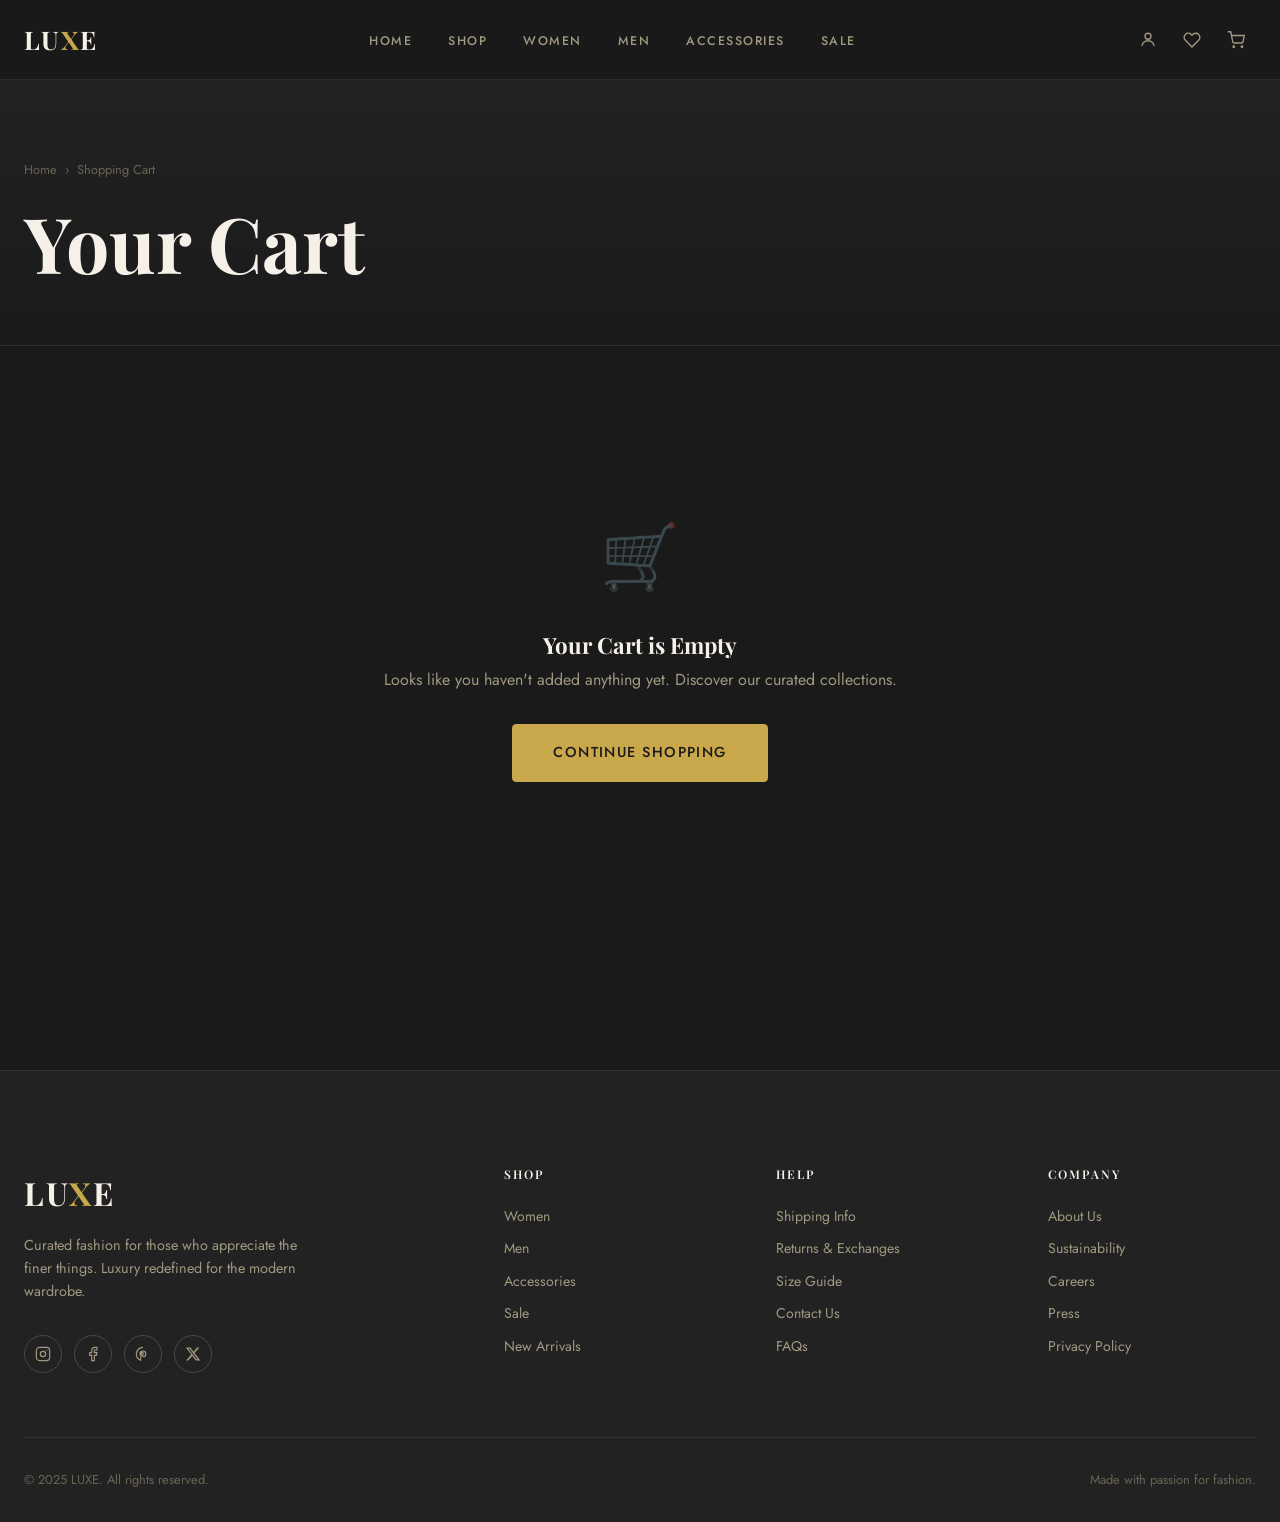
<file: cart.html>
<!DOCTYPE html>
<html lang="en">
<head>
  <meta charset="UTF-8"><meta name="viewport" content="width=device-width, initial-scale=1.0">
  <title>Cart — LUXE</title>
  <link rel="preconnect" href="https://fonts.googleapis.com">
  <link href="https://fonts.googleapis.com/css2?family=Playfair+Display:ital,wght@0,400;0,600;0,700;1,400;1,700&family=Jost:wght@300;400;500;600&display=swap" rel="stylesheet">
  <link rel="stylesheet" href="css/variables.css"><link rel="stylesheet" href="css/base.css">
  <link rel="stylesheet" href="css/components.css"><link rel="stylesheet" href="css/layout.css">
</head>
<body>
<div id="navbar-mount"></div>
<main class="page-wrapper">
  <div class="page-hero">
    <div class="container">
      <nav class="breadcrumb" aria-label="Breadcrumb"><a href="index.html">Home</a><span class="breadcrumb-sep">›</span><span>Shopping Cart</span></nav>
      <h1>Your Cart</h1>
    </div>
  </div>
  <div class="container" style="padding-bottom:var(--spacing-4xl)">
    <div id="cart-content"></div>
  </div>
</main>
<div id="footer-mount"></div>
<script src="js/products.js"></script><script src="js/cart.js"></script><script src="js/ui.js"></script><script src="js/layout.js"></script>
<script>
function renderCart() {
  const cartItems = Cart.getCart();
  const content = document.getElementById('cart-content');
  if (!cartItems.length) {
    content.innerHTML = `
      <div class="empty-state">
        <div class="empty-state-icon">🛒</div>
        <h3>Your Cart is Empty</h3>
        <p>Looks like you haven't added anything yet. Discover our curated collections.</p>
        <a href="shop.html" class="btn btn-primary btn-lg">Continue Shopping</a>
      </div>`;
    return;
  }

  const subtotal = Cart.getCartTotal();
  let discount = 0;
  let appliedCode = sessionStorage.getItem('discount_code');
  let discountRate = appliedCode ? Cart.applyDiscount(appliedCode) : 0;
  if (discountRate) discount = subtotal * discountRate;
  const shipping = subtotal - discount >= 200 ? 0 : 12;
  const total = subtotal - discount + shipping;

  content.innerHTML = `
    <div style="display:grid;grid-template-columns:1fr 360px;gap:var(--spacing-3xl);align-items:start">
      <div>
        <table class="cart-table" aria-label="Cart items">
          <thead>
            <tr>
              <th style="width:80px" aria-hidden="true"></th>
              <th>Product</th>
              <th>Size</th>
              <th>Qty</th>
              <th>Price</th>
              <th aria-label="Remove"></th>
            </tr>
          </thead>
          <tbody id="cart-tbody">
            ${cartItems.map(item => `
              <tr data-key="${item.key}">
                <td><a href="product.html?id=${item.id}"><img src="${item.image}" alt="${item.name}" class="cart-item-img" loading="lazy"></a></td>
                <td>
                  <a href="product.html?id=${item.id}" class="cart-item-name">${item.name}</a>
                  <div class="cart-item-meta">${item.category}</div>
                  <div class="cart-item-meta" style="display:flex;align-items:center;gap:6px;margin-top:4px">
                    <span style="width:12px;height:12px;border-radius:50%;background:${item.color};border:1px solid var(--color-border);display:inline-block"></span>
                    ${item.color}
                  </div>
                </td>
                <td><span style="font-size:0.88rem;background:var(--color-bg-tertiary);padding:4px 10px;border-radius:4px">${item.size}</span></td>
                <td>
                  <div class="qty-stepper" role="group" aria-label="Quantity for ${item.name}">
                    <button class="qty-btn" onclick="updateQty('${item.key}', ${item.quantity - 1})" aria-label="Decrease">−</button>
                    <input type="number" class="qty-input" value="${item.quantity}" min="1" max="10" onchange="updateQty('${item.key}', parseInt(this.value))" aria-label="Quantity">
                    <button class="qty-btn" onclick="updateQty('${item.key}', ${item.quantity + 1})" aria-label="Increase">+</button>
                  </div>
                </td>
                <td><span style="font-weight:600;color:var(--color-gold)">${formatPrice(item.price * item.quantity)}</span></td>
                <td><button class="btn btn-danger btn-sm btn-icon" onclick="removeItem('${item.key}')" aria-label="Remove ${item.name}">✕</button></td>
              </tr>`).join('')}
          </tbody>
        </table>
        <div style="display:flex;justify-content:space-between;margin-top:var(--spacing-xl);flex-wrap:wrap;gap:12px">
          <a href="shop.html" class="btn btn-secondary">← Continue Shopping</a>
          <button class="btn btn-danger btn-sm" onclick="clearAll()">Clear Cart</button>
        </div>
      </div>

      <!-- Order Totals -->
      <aside class="cart-totals" aria-label="Order summary">
        <h2 style="font-family:var(--font-heading);font-size:1.3rem;margin-bottom:var(--spacing-lg)">Order Summary</h2>
        <div class="totals-row"><label>Subtotal (${cartItems.reduce((s,i)=>s+i.quantity,0)} items)</label><span>${formatPrice(subtotal)}</span></div>
        <div class="totals-row" id="discount-row" style="${discount?'':'display:none'}"><label style="color:var(--color-success)">Discount (${appliedCode})</label><span style="color:var(--color-success)">-${formatPrice(discount)}</span></div>
        <div class="totals-row"><label>Shipping</label><span>${shipping === 0 ? '<span style="color:var(--color-success)">Free</span>' : formatPrice(shipping)}</span></div>
        ${shipping > 0 ? `<p style="font-size:0.78rem;color:var(--color-text-dim);margin-top:-10px;padding-bottom:10px;border-bottom:1px solid var(--color-border)">Add ${formatPrice(200 - (subtotal - discount))} more for free shipping</p>` : ''}
        <div class="totals-row total"><label>Total</label><span>${formatPrice(total)}</span></div>

        <div style="margin:var(--spacing-lg) 0">
          <label class="form-label">Discount Code</label>
          <div style="display:flex;gap:8px">
            <input type="text" class="form-input" id="discount-input" placeholder="Enter code" value="${appliedCode||''}" aria-label="Discount code">
            <button class="btn btn-secondary btn-sm" onclick="applyDiscount()" style="white-space:nowrap">Apply</button>
          </div>
          <p style="font-size:0.72rem;color:var(--color-text-dim);margin-top:6px">Try: LUXE10, LUXE20, WELCOME, VIP30</p>
        </div>

        <a href="checkout.html" class="btn btn-primary btn-full btn-lg" style="margin-bottom:12px">Proceed to Checkout →</a>
        <div style="display:flex;align-items:center;justify-content:center;gap:8px;font-size:0.75rem;color:var(--color-text-dim);margin-top:var(--spacing-sm)">
          <span>🔒</span> Secure checkout · SSL encrypted
        </div>
        <div style="margin-top:var(--spacing-lg);padding-top:var(--spacing-md);border-top:1px solid var(--color-border)">
          <p style="font-size:0.75rem;text-align:center;margin-bottom:10px;color:var(--color-text-dim)">Accepted payment methods</p>
          <div style="display:flex;justify-content:center;gap:8px;flex-wrap:wrap">
            ${['VISA','MC','AMEX','PayPal'].map(m => `<span style="padding:4px 10px;background:var(--color-bg-tertiary);border:1px solid var(--color-border);border-radius:4px;font-size:0.7rem;color:var(--color-text-muted)">${m}</span>`).join('')}
          </div>
        </div>
      </aside>
    </div>`;

  // Responsive cart
  if (window.innerWidth < 1024) {
    const grid = content.querySelector('[style*="grid-template-columns"]');
    if (grid) grid.style.gridTemplateColumns = '1fr';
  }
}

function updateQty(key, qty) {
  Cart.updateQuantity(key, qty);
  renderCart();
}
function removeItem(key) {
  Cart.removeFromCart(key);
  renderCart();
}
function clearAll() {
  if (confirm('Remove all items from cart?')) { Cart.clearCart(); renderCart(); }
}
function applyDiscount() {
  const code = document.getElementById('discount-input').value.trim();
  const rate = Cart.applyDiscount(code);
  if (rate) {
    sessionStorage.setItem('discount_code', code.toUpperCase());
    showToast(`Discount code applied! ${Math.round(rate*100)}% off`, 'success', '🎉');
    renderCart();
  } else {
    showToast('Invalid discount code', 'error', '✕');
  }
}

document.addEventListener('DOMContentLoaded', renderCart);
window.addEventListener('cartUpdated', renderCart);
</script>
</body>
</html>
</file>
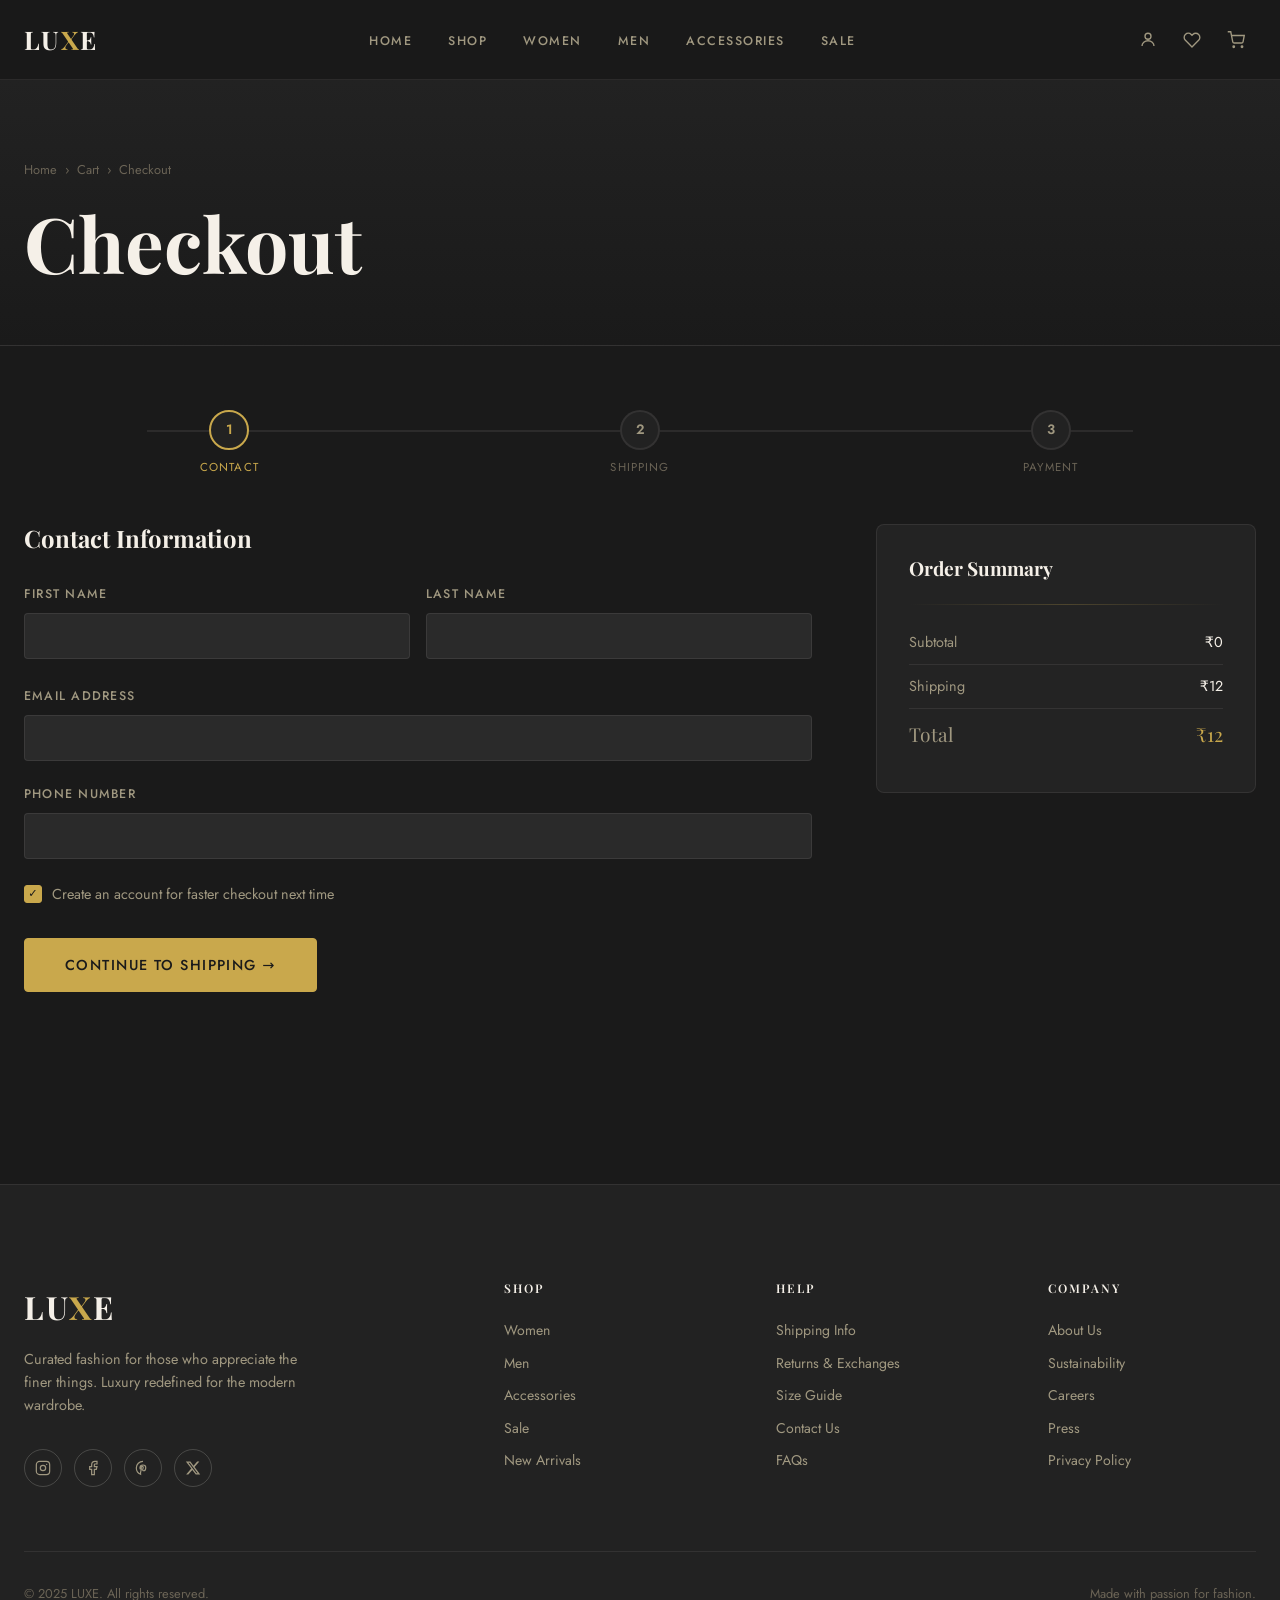
<file: checkout.html>
<!DOCTYPE html>
<html lang="en">
<head>
  <meta charset="UTF-8"><meta name="viewport" content="width=device-width, initial-scale=1.0">
  <title>Checkout — LUXE</title>
  <link rel="preconnect" href="https://fonts.googleapis.com">
  <link href="https://fonts.googleapis.com/css2?family=Playfair+Display:ital,wght@0,400;0,600;0,700;1,400;1,700&family=Jost:wght@300;400;500;600&display=swap" rel="stylesheet">
  <link rel="stylesheet" href="css/variables.css"><link rel="stylesheet" href="css/base.css">
  <link rel="stylesheet" href="css/components.css"><link rel="stylesheet" href="css/layout.css">
  <style>
    .card-flip-container{perspective:1000px;width:100%;max-width:340px;aspect-ratio:1.586;margin-bottom:24px}
    .card-flip-inner{position:relative;width:100%;height:100%;transform-style:preserve-3d;transition:transform 0.6s ease}
    .card-flip-inner.flipped{transform:rotateY(180deg)}
    .card-face,.card-back{position:absolute;inset:0;backface-visibility:hidden;border-radius:16px;padding:24px}
    .card-back{background:linear-gradient(135deg,#2a2a2a,#1a1a1a);border:1px solid var(--color-gold-border);transform:rotateY(180deg);display:flex;flex-direction:column;justify-content:center}
    .card-magnetic{background:var(--color-bg-tertiary);height:44px;margin:-24px -24px 24px;border-radius:16px 16px 0 0}
    .card-cvv-strip{background:rgba(255,255,255,0.1);padding:8px 12px;border-radius:4px;display:flex;justify-content:flex-end;align-items:center}
    .cvv-label{font-size:0.7rem;color:var(--color-text-dim);margin-right:8px}
    .cvv-value{font-size:0.9rem;letter-spacing:0.2em;color:var(--color-text)}
  </style>
</head>
<body>
<div id="navbar-mount"></div>
<main class="page-wrapper">
  <div class="page-hero">
    <div class="container">
      <nav class="breadcrumb" aria-label="Breadcrumb"><a href="index.html">Home</a><span class="breadcrumb-sep">›</span><a href="cart.html">Cart</a><span class="breadcrumb-sep">›</span><span>Checkout</span></nav>
      <h1>Checkout</h1>
    </div>
  </div>
  <div class="container" style="padding-bottom:var(--spacing-4xl)" id="checkout-container">
    <!-- Progress -->
    <div class="progress-bar" role="list" aria-label="Checkout steps" id="progress-bar">
      <div class="progress-fill" id="progress-fill"></div>
      <div class="progress-step active" role="listitem" data-step="1">
        <div class="progress-step-circle">1</div>
        <span class="progress-step-label">Contact</span>
      </div>
      <div class="progress-step" role="listitem" data-step="2">
        <div class="progress-step-circle">2</div>
        <span class="progress-step-label">Shipping</span>
      </div>
      <div class="progress-step" role="listitem" data-step="3">
        <div class="progress-step-circle">3</div>
        <span class="progress-step-label">Payment</span>
      </div>
    </div>

    <div class="checkout-layout">
      <!-- Steps -->
      <div>
        <!-- Step 1: Contact -->
        <div id="step-1" class="checkout-step">
          <h2 style="font-family:var(--font-heading);font-size:1.5rem;margin-bottom:var(--spacing-xl)">Contact Information</h2>
          <div style="display:grid;grid-template-columns:1fr 1fr;gap:var(--spacing-md)">
            <div class="form-group">
              <label class="form-label" for="first-name">First Name</label>
              <input type="text" class="form-input" id="first-name" autocomplete="given-name" required>
              <p class="form-error" id="err-first-name"></p>
            </div>
            <div class="form-group">
              <label class="form-label" for="last-name">Last Name</label>
              <input type="text" class="form-input" id="last-name" autocomplete="family-name" required>
              <p class="form-error" id="err-last-name"></p>
            </div>
          </div>
          <div class="form-group">
            <label class="form-label" for="email">Email Address</label>
            <input type="email" class="form-input" id="email" autocomplete="email" required>
            <p class="form-error" id="err-email"></p>
          </div>
          <div class="form-group">
            <label class="form-label" for="phone">Phone Number</label>
            <input type="tel" class="form-input" id="phone" autocomplete="tel">
          </div>
          <div style="margin-top:var(--spacing-sm)">
            <label class="checkbox-label"><input type="checkbox" id="create-account" checked><span class="checkmark"></span>Create an account for faster checkout next time</label>
          </div>
          <button class="btn btn-primary btn-lg" style="margin-top:var(--spacing-xl)" onclick="goToStep(2)">Continue to Shipping →</button>
        </div>

        <!-- Step 2: Shipping -->
        <div id="step-2" class="checkout-step" style="display:none">
          <h2 style="font-family:var(--font-heading);font-size:1.5rem;margin-bottom:var(--spacing-xl)">Shipping Address</h2>
          <div class="form-group">
            <label class="form-label" for="address">Street Address</label>
            <input type="text" class="form-input" id="address" autocomplete="street-address" required>
            <p class="form-error" id="err-address"></p>
          </div>
          <div class="form-group">
            <label class="form-label" for="apt">Apartment, Suite, etc.</label>
            <input type="text" class="form-input" id="apt" autocomplete="address-line2">
          </div>
          <div style="display:grid;grid-template-columns:1fr 1fr;gap:var(--spacing-md)">
            <div class="form-group">
              <label class="form-label" for="city">City</label>
              <input type="text" class="form-input" id="city" autocomplete="address-level2" required>
              <p class="form-error" id="err-city"></p>
            </div>
            <div class="form-group">
              <label class="form-label" for="zip">ZIP / Postal Code</label>
              <input type="text" class="form-input" id="zip" autocomplete="postal-code" required>
              <p class="form-error" id="err-zip"></p>
            </div>
          </div>
          <div class="form-group">
            <label class="form-label" for="country">Country</label>
            <select class="form-select" id="country" autocomplete="country">
              <option>United States</option><option>United Kingdom</option><option>France</option><option>Germany</option><option>Italy</option><option>Japan</option><option>Australia</option><option>Canada</option><option>India</option>
            </select>
          </div>
          <h3 style="font-family:var(--font-heading);font-size:1.1rem;margin:var(--spacing-xl) 0 var(--spacing-md)">Shipping Method</h3>
          <div style="display:flex;flex-direction:column;gap:10px;margin-bottom:var(--spacing-xl)" id="shipping-methods">
            <label class="radio-label" style="padding:var(--spacing-md);background:var(--color-bg-secondary);border-radius:var(--radius-sm);border:1px solid var(--color-gold-border)">
              <input type="radio" name="shipping" value="free" checked><span class="radiomark"></span>
              <span style="flex:1">Standard Shipping (5–7 days)</span>
              <span style="color:var(--color-success);font-weight:600">Free</span>
            </label>
            <label class="radio-label" style="padding:var(--spacing-md);background:var(--color-bg-secondary);border-radius:var(--radius-sm);border:1px solid var(--color-border)">
              <input type="radio" name="shipping" value="28"><span class="radiomark"></span>
              <span style="flex:1">Express Shipping (2–3 days)</span>
              <span>₹1000</span>
            </label>
          </div>
          <div style="display:flex;gap:12px">
            <button class="btn btn-secondary" onclick="goToStep(1)">← Back</button>
            <button class="btn btn-primary btn-lg" onclick="goToStep(3)">Continue to Payment →</button>
          </div>
        </div>

        <!-- Step 3: Payment -->
        <div id="step-3" class="checkout-step" style="display:none">
          <h2 style="font-family:var(--font-heading);font-size:1.5rem;margin-bottom:var(--spacing-xl)">Payment Details</h2>
          <!-- Card Preview -->
          <div class="card-flip-container">
            <div class="card-flip-inner" id="card-flip">
              <div class="card-face credit-card-preview card-front">
                <div class="credit-card-chip"></div>
                <div class="credit-card-number" id="card-number-display">•••• •••• •••• ••••</div>
                <div class="credit-card-bottom">
                  <div>
                    <div class="credit-card-label">Card Holder</div>
                    <div class="credit-card-value" id="card-name-display">YOUR NAME</div>
                  </div>
                  <div>
                    <div class="credit-card-label">Expires</div>
                    <div class="credit-card-value" id="card-expiry-display">MM/YY</div>
                  </div>
                  <div class="credit-card-logo" aria-hidden="true">💳</div>
                </div>
              </div>
              <div class="card-back">
                <div class="card-magnetic"></div>
                <div class="card-cvv-strip">
                  <span class="cvv-label">CVV</span>
                  <span class="cvv-value" id="card-cvv-display">•••</span>
                </div>
              </div>
            </div>
          </div>

          <div class="form-group">
            <label class="form-label" for="card-number">Card Number</label>
            <input type="text" class="form-input" id="card-number" placeholder="1234 5678 9012 3456" maxlength="19" autocomplete="cc-number" required>
            <p class="form-error" id="err-card-number"></p>
          </div>
          <div class="form-group">
            <label class="form-label" for="card-name">Name on Card</label>
            <input type="text" class="form-input" id="card-name" autocomplete="cc-name" required>
            <p class="form-error" id="err-card-name"></p>
          </div>
          <div style="display:grid;grid-template-columns:1fr 1fr;gap:var(--spacing-md)">
            <div class="form-group">
              <label class="form-label" for="card-expiry">Expiry Date</label>
              <input type="text" class="form-input" id="card-expiry" placeholder="MM/YY" maxlength="5" autocomplete="cc-exp" required>
              <p class="form-error" id="err-card-expiry"></p>
            </div>
            <div class="form-group">
              <label class="form-label" for="card-cvv">CVV</label>
              <input type="text" class="form-input" id="card-cvv" placeholder="•••" maxlength="4" autocomplete="cc-csc" required>
              <p class="form-error" id="err-card-cvv"></p>
            </div>
          </div>
          <div style="display:flex;align-items:center;gap:8px;padding:12px;background:var(--color-bg-tertiary);border-radius:var(--radius-sm);margin-bottom:var(--spacing-xl);font-size:0.82rem;color:var(--color-text-muted)">
            <span style="color:var(--color-gold)">🔒</span> Your payment info is encrypted and secure
          </div>
          <div style="display:flex;gap:12px">
            <button class="btn btn-secondary" onclick="goToStep(2)">← Back</button>
            <button class="btn btn-primary btn-lg" onclick="placeOrder()" id="place-order-btn">Place Order →</button>
          </div>
        </div>

        <!-- Confirmation -->
        <div id="step-confirm" style="display:none;text-align:center;padding:var(--spacing-4xl) 0">
          <div style="width:80px;height:80px;border-radius:50%;background:rgba(76,175,80,0.1);border:2px solid var(--color-success);display:flex;align-items:center;justify-content:center;margin:0 auto var(--spacing-xl)">
            <svg width="40" height="40" viewBox="0 0 50 50" fill="none" stroke="#4caf50" stroke-width="3" stroke-linecap="round" stroke-linejoin="round">
              <polyline points="10,25 20,35 40,15" style="stroke-dasharray:50;stroke-dashoffset:50;animation:checkmark 0.6s 0.2s ease forwards"/>
            </svg>
          </div>
          <h2 style="font-family:var(--font-heading);font-size:2rem;margin-bottom:var(--spacing-md)">Order Confirmed!</h2>
          <p id="confirm-order-id" style="color:var(--color-gold);margin-bottom:var(--spacing-sm);font-size:1rem"></p>
          <p style="max-width:440px;margin:0 auto var(--spacing-xl)">Thank you for your order. We've sent a confirmation to your email. Your luxury items are being prepared for dispatch.</p>
          <div id="confirm-items" style="max-width:440px;margin:0 auto var(--spacing-xl);text-align:left;background:var(--color-bg-secondary);border-radius:var(--radius-md);padding:var(--spacing-lg);border:1px solid var(--color-border)"></div>
          <div style="display:flex;gap:12px;justify-content:center;flex-wrap:wrap">
            <a href="account.html" class="btn btn-secondary">View Order</a>
            <a href="shop.html" class="btn btn-primary">Continue Shopping</a>
          </div>
        </div>
      </div>

      <!-- Order Summary -->
      <aside class="order-summary-sticky">
        <div class="cart-totals" aria-label="Order summary">
          <h2 style="font-family:var(--font-heading);font-size:1.2rem;margin-bottom:var(--spacing-lg)">Order Summary</h2>
          <div id="order-items" style="margin-bottom:var(--spacing-lg)"></div>
          <div class="gold-line" style="margin:0 0 var(--spacing-md)"></div>
          <div class="totals-row"><label>Subtotal</label><span id="summary-subtotal"></span></div>
          <div class="totals-row"><label>Shipping</label><span id="summary-shipping"></span></div>
          <div class="totals-row total"><label>Total</label><span id="summary-total"></span></div>
        </div>
      </aside>
    </div>
  </div>
</main>
<div id="footer-mount"></div>
<script src="js/products.js"></script><script src="js/cart.js"></script><script src="js/ui.js"></script><script src="js/layout.js"></script>
<script>
let currentStep = 1;

function updateProgress() {
  document.querySelectorAll('.progress-step').forEach(step => {
    const n = parseInt(step.dataset.step);
    step.classList.toggle('active', n === currentStep);
    step.classList.toggle('done', n < currentStep);
  });
  const fills = [0, 0, 50, 100];
  document.getElementById('progress-fill').style.width = fills[currentStep] + '%';
}

function showStep(n) {
  [1,2,3].forEach(i => {
    const el = document.getElementById(`step-${i}`);
    if (el) el.style.display = i === n ? 'block' : 'none';
  });
}

function validateStep(n) {
  let valid = true;
  const check = (id, errId, msg, testFn) => {
    const el = document.getElementById(id);
    const errEl = document.getElementById(errId);
    if (!el) return;
    if (!testFn(el.value)) { el.classList.add('error'); if(errEl) errEl.textContent = msg; valid = false; }
    else { el.classList.remove('error'); if(errEl) errEl.textContent = ''; }
  };
  if (n === 1) {
    check('first-name','err-first-name','First name is required', v => v.trim().length > 0);
    check('last-name','err-last-name','Last name is required', v => v.trim().length > 0);
    check('email','err-email','Valid email required', v => /^[^\s@]+@[^\s@]+\.[^\s@]+$/.test(v));
  } else if (n === 2) {
    check('address','err-address','Address is required', v => v.trim().length > 0);
    check('city','err-city','City is required', v => v.trim().length > 0);
    check('zip','err-zip','ZIP code is required', v => v.trim().length > 0);
  } else if (n === 3) {
    check('card-number','err-card-number','Valid card number required', v => v.replace(/\s/g,'').length === 16);
    check('card-name','err-card-name','Name required', v => v.trim().length > 0);
    check('card-expiry','err-card-expiry','Expiry required (MM/YY)', v => /^\d{2}\/\d{2}$/.test(v));
    check('card-cvv','err-card-cvv','CVV required', v => v.length >= 3);
  }
  return valid;
}

function goToStep(n) {
  if (n > currentStep && !validateStep(currentStep)) return;
  currentStep = n;
  showStep(n);
  updateProgress();
  window.scrollTo({ top: 200, behavior: 'smooth' });
}

function placeOrder() {
  if (!validateStep(3)) return;
  const btn = document.getElementById('place-order-btn');
  btn.classList.add('btn-loading'); btn.disabled = true;
  setTimeout(() => {
    const orderId = 'LXE-' + Math.random().toString(36).slice(2,8).toUpperCase();
    // Save order to account
    const user = JSON.parse(localStorage.getItem('luxe_user') || 'null');
    if (user) {
      const users = JSON.parse(localStorage.getItem('luxe_users') || '[]');
      const idx = users.findIndex(u => u.id === user.id);
      if (idx !== -1) {
        users[idx].orders = users[idx].orders || [];
        users[idx].orders.unshift({
          id: orderId, date: new Date().toLocaleDateString(),
          items: Cart.getCart(), total: Cart.getCartTotal(),
          status: 'Processing'
        });
        localStorage.setItem('luxe_users', JSON.stringify(users));
      }
    }
    // Show confirmation
    document.getElementById('step-3').style.display = 'none';
    document.getElementById('progress-fill').style.width = '100%';
    document.querySelectorAll('.progress-step').forEach(s => s.classList.add('done'));
    const confirm = document.getElementById('step-confirm');
    confirm.style.display = 'block';
    document.getElementById('confirm-order-id').textContent = `Order ID: ${orderId}`;
    const items = Cart.getCart();
    document.getElementById('confirm-items').innerHTML = items.map(i =>
      `<div style="display:flex;align-items:center;gap:12px;padding:8px 0;border-bottom:1px solid var(--color-border)">
        <img src="${i.image}" style="width:50px;height:60px;object-fit:cover;border-radius:4px" alt="${i.name}">
        <div style="flex:1"><p style="font-weight:500;font-size:0.88rem;color:var(--color-text)">${i.name}</p><p style="font-size:0.78rem;color:var(--color-text-dim)">${i.size} · Qty ${i.quantity}</p></div>
        <span style="color:var(--color-gold);font-weight:600">${formatPrice(i.price * i.quantity)}</span>
      </div>`).join('');
    Cart.clearCart();
    showToast('Order placed successfully!', 'success', '🎉');
  }, 1500);
}

// Card live preview
document.addEventListener('DOMContentLoaded', () => {
  updateSummary();

  document.getElementById('card-number')?.addEventListener('input', e => {
    let v = e.target.value.replace(/\D/g,'').slice(0,16);
    v = v.match(/.{1,4}/g)?.join(' ') || v;
    e.target.value = v;
    document.getElementById('card-number-display').textContent = v.padEnd(19,'•').replace(/[^•\d ]/g,'•') || '•••• •••• •••• ••••';
  });
  document.getElementById('card-name')?.addEventListener('input', e => {
    document.getElementById('card-name-display').textContent = e.target.value.toUpperCase() || 'YOUR NAME';
  });
  document.getElementById('card-expiry')?.addEventListener('input', e => {
    let v = e.target.value.replace(/\D/g,'').slice(0,4);
    if (v.length >= 3) v = v.slice(0,2) + '/' + v.slice(2);
    e.target.value = v;
    document.getElementById('card-expiry-display').textContent = v || 'MM/YY';
  });
  document.getElementById('card-cvv')?.addEventListener('focus', () => document.getElementById('card-flip').classList.add('flipped'));
  document.getElementById('card-cvv')?.addEventListener('blur', () => document.getElementById('card-flip').classList.remove('flipped'));
  document.getElementById('card-cvv')?.addEventListener('input', e => {
    document.getElementById('card-cvv-display').textContent = e.target.value.replace(/./g,'•') || '•••';
  });
});

function updateSummary() {
  const items = Cart.getCart();
  const subtotal = Cart.getCartTotal();
  const shipping = subtotal >= 200 ? 0 : 12;
  document.getElementById('order-items').innerHTML = items.map(i => `
    <div style="display:flex;align-items:center;gap:10px;margin-bottom:10px">
      <img src="${i.image}" style="width:44px;height:54px;object-fit:cover;border-radius:4px" alt="${i.name}" loading="lazy">
      <div style="flex:1"><p style="font-size:0.85rem;color:var(--color-text);font-weight:500">${i.name}</p><p style="font-size:0.75rem;color:var(--color-text-dim)">${i.size} × ${i.quantity}</p></div>
      <span style="font-size:0.9rem;color:var(--color-gold)">${formatPrice(i.price * i.quantity)}</span>
    </div>`).join('');
  document.getElementById('summary-subtotal').textContent = formatPrice(subtotal);
  document.getElementById('summary-shipping').innerHTML = shipping === 0 ? '<span style="color:var(--color-success)">Free</span>' : formatPrice(shipping);
  document.getElementById('summary-total').textContent = formatPrice(subtotal + shipping);
}
</script>
</body>
</html>
</file>
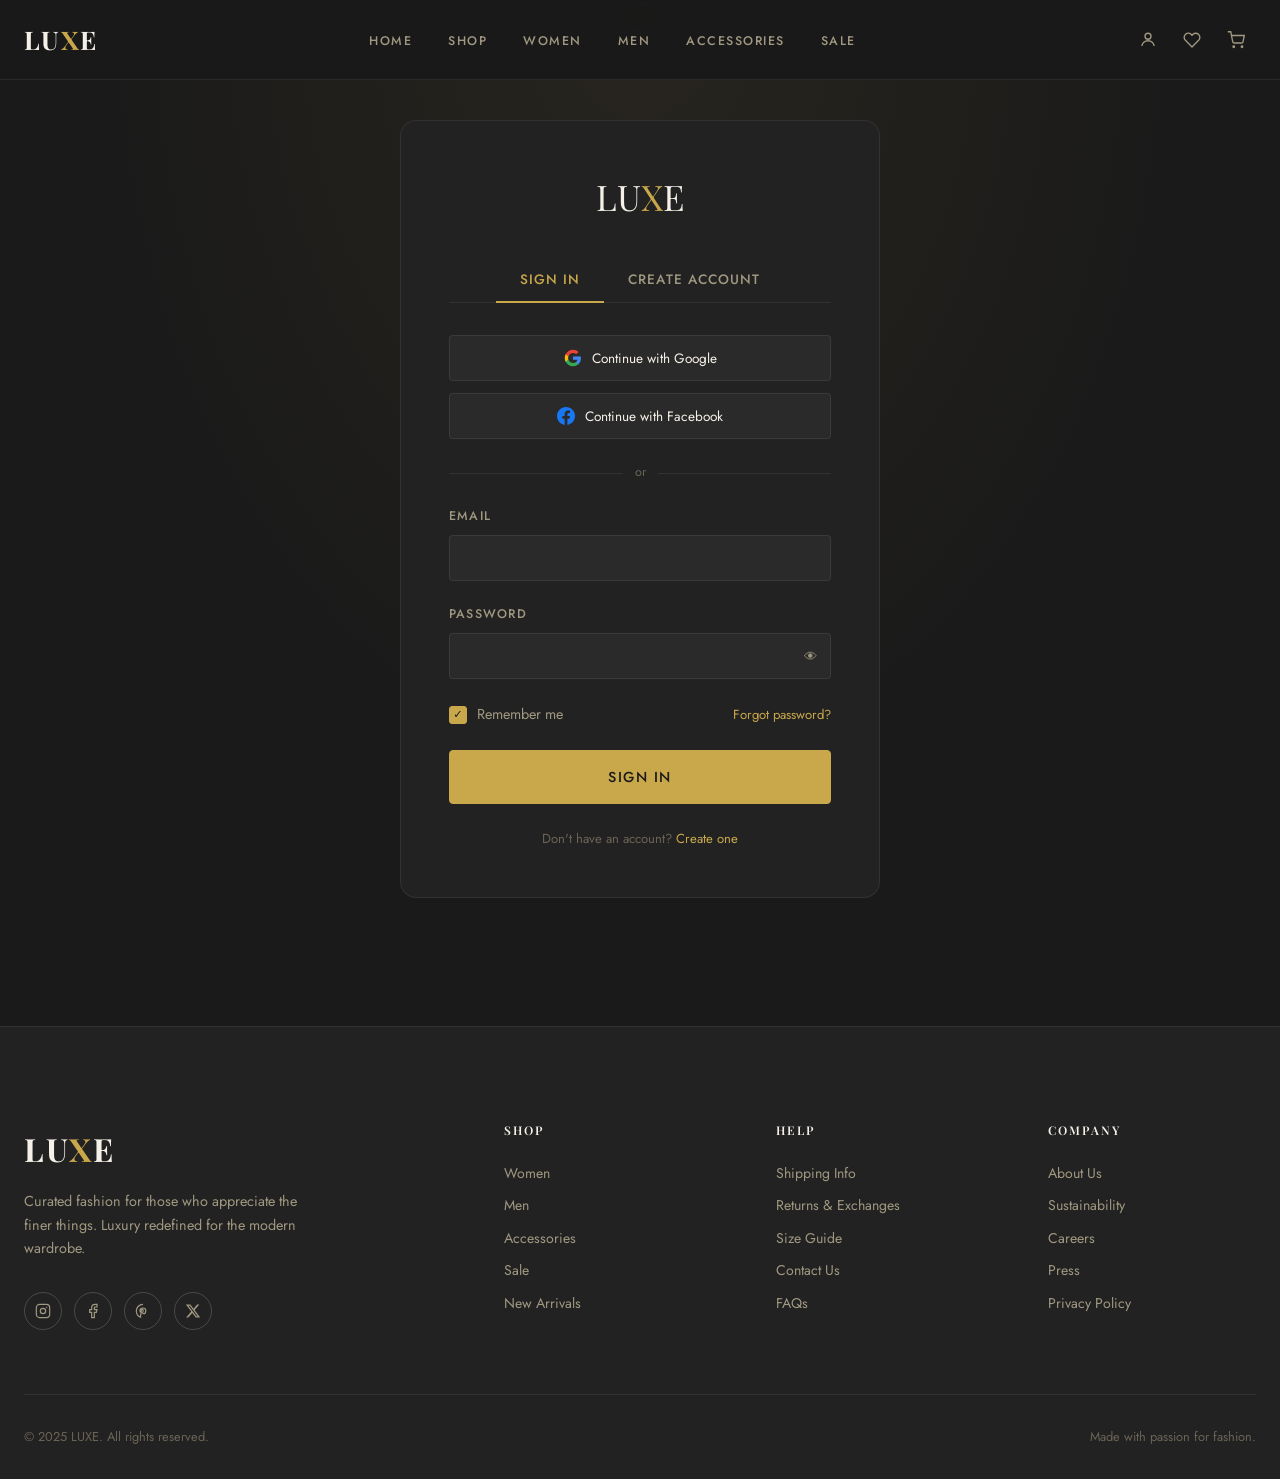
<file: login.html>
<!DOCTYPE html>
<html lang="en">
<head>
  <meta charset="UTF-8"><meta name="viewport" content="width=device-width, initial-scale=1.0">
  <title>Sign In — LUXE</title>
  <link rel="preconnect" href="https://fonts.googleapis.com">
  <link href="https://fonts.googleapis.com/css2?family=Playfair+Display:ital,wght@0,400;0,600;0,700;1,400;1,700&family=Jost:wght@300;400;500;600&display=swap" rel="stylesheet">
  <link rel="stylesheet" href="css/variables.css"><link rel="stylesheet" href="css/base.css">
  <link rel="stylesheet" href="css/components.css"><link rel="stylesheet" href="css/layout.css">
  <style>
    .auth-wrapper{min-height:100vh;display:flex;align-items:center;justify-content:center;padding:var(--spacing-xl);background:radial-gradient(ellipse at 50% 0%,rgba(201,168,76,0.08),transparent 60%)}
    .auth-box{width:100%;max-width:480px;background:var(--color-bg-secondary);border:1px solid var(--color-border);border-radius:var(--radius-lg);padding:var(--spacing-2xl);animation:scaleIn 0.4s ease}
    .auth-logo{text-align:center;margin-bottom:var(--spacing-xl);font-family:var(--font-heading);font-size:2.2rem}
  </style>
</head>
<body>
<div id="navbar-mount"></div>
<div class="auth-wrapper" style="padding-top:calc(var(--navbar-height) + 40px)">
  <div class="auth-box" role="main">
    <div class="auth-logo">LU<span style="color:var(--color-gold)">X</span>E</div>

    <!-- Tabs -->
    <div class="tabs-wrapper">
      <div class="tabs-nav" role="tablist" style="justify-content:center">
        <button class="tab-btn active" data-tab="login" role="tab" aria-selected="true" id="login-tab-btn">Sign In</button>
        <button class="tab-btn" data-tab="register" role="tab" aria-selected="false" id="register-tab-btn">Create Account</button>
      </div>

      <!-- LOGIN -->
      <div data-tab-content="login" class="tab-content active" role="tabpanel">
        <div style="display:flex;flex-direction:column;gap:12px;margin-bottom:var(--spacing-lg)">
          <button class="social-btn" onclick="showToast('Social login coming soon','info','ℹ️')">
            <svg width="18" height="18" viewBox="0 0 24 24"><path d="M22.56 12.25c0-.78-.07-1.53-.2-2.25H12v4.26h5.92c-.26 1.37-1.04 2.53-2.21 3.31v2.77h3.57c2.08-1.92 3.28-4.74 3.28-8.09z" fill="#4285F4"/><path d="M12 23c2.97 0 5.46-.98 7.28-2.66l-3.57-2.77c-.98.66-2.23 1.06-3.71 1.06-2.86 0-5.29-1.93-6.16-4.53H2.18v2.84C3.99 20.53 7.7 23 12 23z" fill="#34A853"/><path d="M5.84 14.09c-.22-.66-.35-1.36-.35-2.09s.13-1.43.35-2.09V7.07H2.18C1.43 8.55 1 10.22 1 12s.43 3.45 1.18 4.93l2.85-2.22.81-.62z" fill="#FBBC05"/><path d="M12 5.38c1.62 0 3.06.56 4.21 1.64l3.15-3.15C17.45 2.09 14.97 1 12 1 7.7 1 3.99 3.47 2.18 7.07l3.66 2.84c.87-2.6 3.3-4.53 6.16-4.53z" fill="#EA4335"/></svg>
            Continue with Google
          </button>
          <button class="social-btn" onclick="showToast('Social login coming soon','info','ℹ️')">
            <svg width="18" height="18" viewBox="0 0 24 24" fill="#1877F2"><path d="M24 12.073c0-6.627-5.373-12-12-12s-12 5.373-12 12c0 5.99 4.388 10.954 10.125 11.854v-8.385H7.078v-3.47h3.047V9.43c0-3.007 1.792-4.669 4.533-4.669 1.312 0 2.686.235 2.686.235v2.953H15.83c-1.491 0-1.956.925-1.956 1.874v2.25h3.328l-.532 3.47h-2.796v8.385C19.612 23.027 24 18.062 24 12.073z"/></svg>
            Continue with Facebook
          </button>
        </div>
        <div style="display:flex;align-items:center;gap:12px;margin-bottom:var(--spacing-lg)">
          <div style="flex:1;height:1px;background:var(--color-border)"></div>
          <span style="font-size:0.78rem;color:var(--color-text-dim)">or</span>
          <div style="flex:1;height:1px;background:var(--color-border)"></div>
        </div>
        <form id="login-form" novalidate>
          <div class="form-group">
            <label class="form-label" for="login-email">Email</label>
            <input type="email" class="form-input" id="login-email" autocomplete="email" required>
            <p class="form-error" id="err-login-email"></p>
          </div>
          <div class="form-group">
            <label class="form-label" for="login-password">Password</label>
            <div class="input-group">
              <input type="password" class="form-input" id="login-password" autocomplete="current-password" required>
              <button type="button" class="input-append" onclick="togglePwd('login-password', this)" aria-label="Show password">👁</button>
            </div>
            <p class="form-error" id="err-login-password"></p>
          </div>
          <div style="display:flex;justify-content:space-between;align-items:center;margin-bottom:var(--spacing-lg)">
            <label class="checkbox-label"><input type="checkbox" checked><span class="checkmark"></span>Remember me</label>
            <a href="#" style="font-size:0.82rem;color:var(--color-gold)">Forgot password?</a>
          </div>
          <button type="submit" class="btn btn-primary btn-full btn-lg">Sign In</button>
        </form>
        <p style="text-align:center;font-size:0.82rem;margin-top:var(--spacing-lg);color:var(--color-text-dim)">
          Don't have an account? <a href="#" onclick="switchToRegister()" style="color:var(--color-gold)">Create one</a>
        </p>
      </div>

      <!-- REGISTER -->
      <div data-tab-content="register" class="tab-content" role="tabpanel">
        <form id="register-form" novalidate>
          <div class="form-group">
            <label class="form-label" for="reg-name">Full Name</label>
            <input type="text" class="form-input" id="reg-name" autocomplete="name" required>
            <p class="form-error" id="err-reg-name"></p>
          </div>
          <div class="form-group">
            <label class="form-label" for="reg-email">Email</label>
            <input type="email" class="form-input" id="reg-email" autocomplete="email" required>
            <p class="form-error" id="err-reg-email"></p>
          </div>
          <div class="form-group">
            <label class="form-label" for="reg-phone">Phone (optional)</label>
            <input type="tel" class="form-input" id="reg-phone" autocomplete="tel">
          </div>
          <div class="form-group">
            <label class="form-label" for="reg-password">Password</label>
            <div class="input-group">
              <input type="password" class="form-input" id="reg-password" autocomplete="new-password" required>
              <button type="button" class="input-append" onclick="togglePwd('reg-password', this)" aria-label="Show password">👁</button>
            </div>
            <div class="password-strength">
              <div class="strength-bars"><div class="strength-bar" id="sb1"></div><div class="strength-bar" id="sb2"></div><div class="strength-bar" id="sb3"></div><div class="strength-bar" id="sb4"></div></div>
              <span class="strength-label" id="strength-label">Enter a password</span>
            </div>
            <p class="form-error" id="err-reg-password"></p>
          </div>
          <div class="form-group">
            <label class="form-label" for="reg-confirm">Confirm Password</label>
            <div class="input-group">
              <input type="password" class="form-input" id="reg-confirm" autocomplete="new-password" required>
              <button type="button" class="input-append" onclick="togglePwd('reg-confirm', this)" aria-label="Show password">👁</button>
            </div>
            <p class="form-error" id="err-reg-confirm"></p>
          </div>
          <div style="margin-bottom:var(--spacing-lg)">
            <label class="checkbox-label"><input type="checkbox" id="reg-terms" required><span class="checkmark"></span>I agree to the <a href="#" style="color:var(--color-gold)">Terms of Service</a> and <a href="#" style="color:var(--color-gold)">Privacy Policy</a></label>
            <p class="form-error" id="err-reg-terms"></p>
          </div>
          <button type="submit" class="btn btn-primary btn-full btn-lg">Create Account</button>
        </form>
        <p style="text-align:center;font-size:0.82rem;margin-top:var(--spacing-lg);color:var(--color-text-dim)">
          Already have an account? <a href="#" onclick="switchToLogin()" style="color:var(--color-gold)">Sign in</a>
        </p>
      </div>
    </div>
  </div>
</div>
<div id="footer-mount"></div>
<script src="js/products.js"></script><script src="js/cart.js"></script><script src="js/ui.js"></script><script src="js/layout.js"></script>
<script>
function togglePwd(id, btn) {
  const inp = document.getElementById(id);
  const showing = inp.type === 'text';
  inp.type = showing ? 'password' : 'text';
  btn.textContent = showing ? '👁' : '🙈';
}
function switchToRegister() {
  document.getElementById('login-tab-btn').classList.remove('active');
  document.getElementById('register-tab-btn').classList.add('active');
  document.querySelector('[data-tab-content="login"]').classList.remove('active');
  document.querySelector('[data-tab-content="register"]').classList.add('active');
}
function switchToLogin() {
  document.getElementById('register-tab-btn').classList.remove('active');
  document.getElementById('login-tab-btn').classList.add('active');
  document.querySelector('[data-tab-content="register"]').classList.remove('active');
  document.querySelector('[data-tab-content="login"]').classList.add('active');
}

// Password strength
document.getElementById('reg-password')?.addEventListener('input', function() {
  const v = this.value;
  let strength = 0;
  if (v.length >= 8) strength++;
  if (/[A-Z]/.test(v)) strength++;
  if (/[0-9]/.test(v)) strength++;
  if (/[^A-Za-z0-9]/.test(v)) strength++;
  const bars = ['sb1','sb2','sb3','sb4'];
  const classes = ['','weak','fair','fair','strong'];
  const labels = ['Enter a password','Weak','Fair','Good','Strong'];
  bars.forEach((id, i) => {
    const el = document.getElementById(id);
    el.className = 'strength-bar' + (i < strength ? ' ' + (strength <= 1 ? 'weak' : strength <= 2 ? 'fair' : 'strong') : '');
  });
  document.getElementById('strength-label').textContent = labels[strength];
});

document.getElementById('login-form')?.addEventListener('submit', e => {
  e.preventDefault();
  const email = document.getElementById('login-email').value;
  const pwd = document.getElementById('login-password').value;
  let valid = true;
  if (!/^[^\s@]+@[^\s@]+\.[^\s@]+$/.test(email)) { document.getElementById('err-login-email').textContent='Valid email required'; valid=false; } else document.getElementById('err-login-email').textContent='';
  if (!pwd) { document.getElementById('err-login-password').textContent='Password required'; valid=false; } else document.getElementById('err-login-password').textContent='';
  if (!valid) return;
  const result = Auth.login(email, pwd);
  if (result.success) { showToast('Welcome back, ' + result.user.name + '!', 'success', '✓'); setTimeout(() => window.location.href = 'account.html', 800); }
  else { document.getElementById('err-login-email').textContent = result.error; }
});

document.getElementById('register-form')?.addEventListener('submit', e => {
  e.preventDefault();
  const name = document.getElementById('reg-name').value;
  const email = document.getElementById('reg-email').value;
  const phone = document.getElementById('reg-phone').value;
  const pwd = document.getElementById('reg-password').value;
  const confirm = document.getElementById('reg-confirm').value;
  const terms = document.getElementById('reg-terms').checked;
  let valid = true;
  const setErr = (id, msg) => { document.getElementById(id).textContent = msg; if(msg) valid=false; };
  if (!name.trim()) setErr('err-reg-name','Name required'); else setErr('err-reg-name','');
  if (!/^[^\s@]+@[^\s@]+\.[^\s@]+$/.test(email)) setErr('err-reg-email','Valid email required'); else setErr('err-reg-email','');
  if (pwd.length < 8) setErr('err-reg-password','Password must be at least 8 characters'); else setErr('err-reg-password','');
  if (pwd !== confirm) setErr('err-reg-confirm','Passwords do not match'); else setErr('err-reg-confirm','');
  if (!terms) setErr('err-reg-terms','Please accept the terms'); else setErr('err-reg-terms','');
  if (!valid) return;
  const result = Auth.register(name, email, pwd, phone);
  if (result.success) { showToast('Account created! Welcome to LUXE.', 'success', '✓'); setTimeout(() => window.location.href = 'account.html', 800); }
  else { document.getElementById('err-reg-email').textContent = result.error; }
});

// Pre-fill URL params
document.addEventListener('DOMContentLoaded', () => {
  if (new URLSearchParams(window.location.search).get('tab') === 'register') switchToRegister();
  if (Auth.isLoggedIn()) window.location.href = 'account.html';
});
</script>
</body>
</html>
</file>
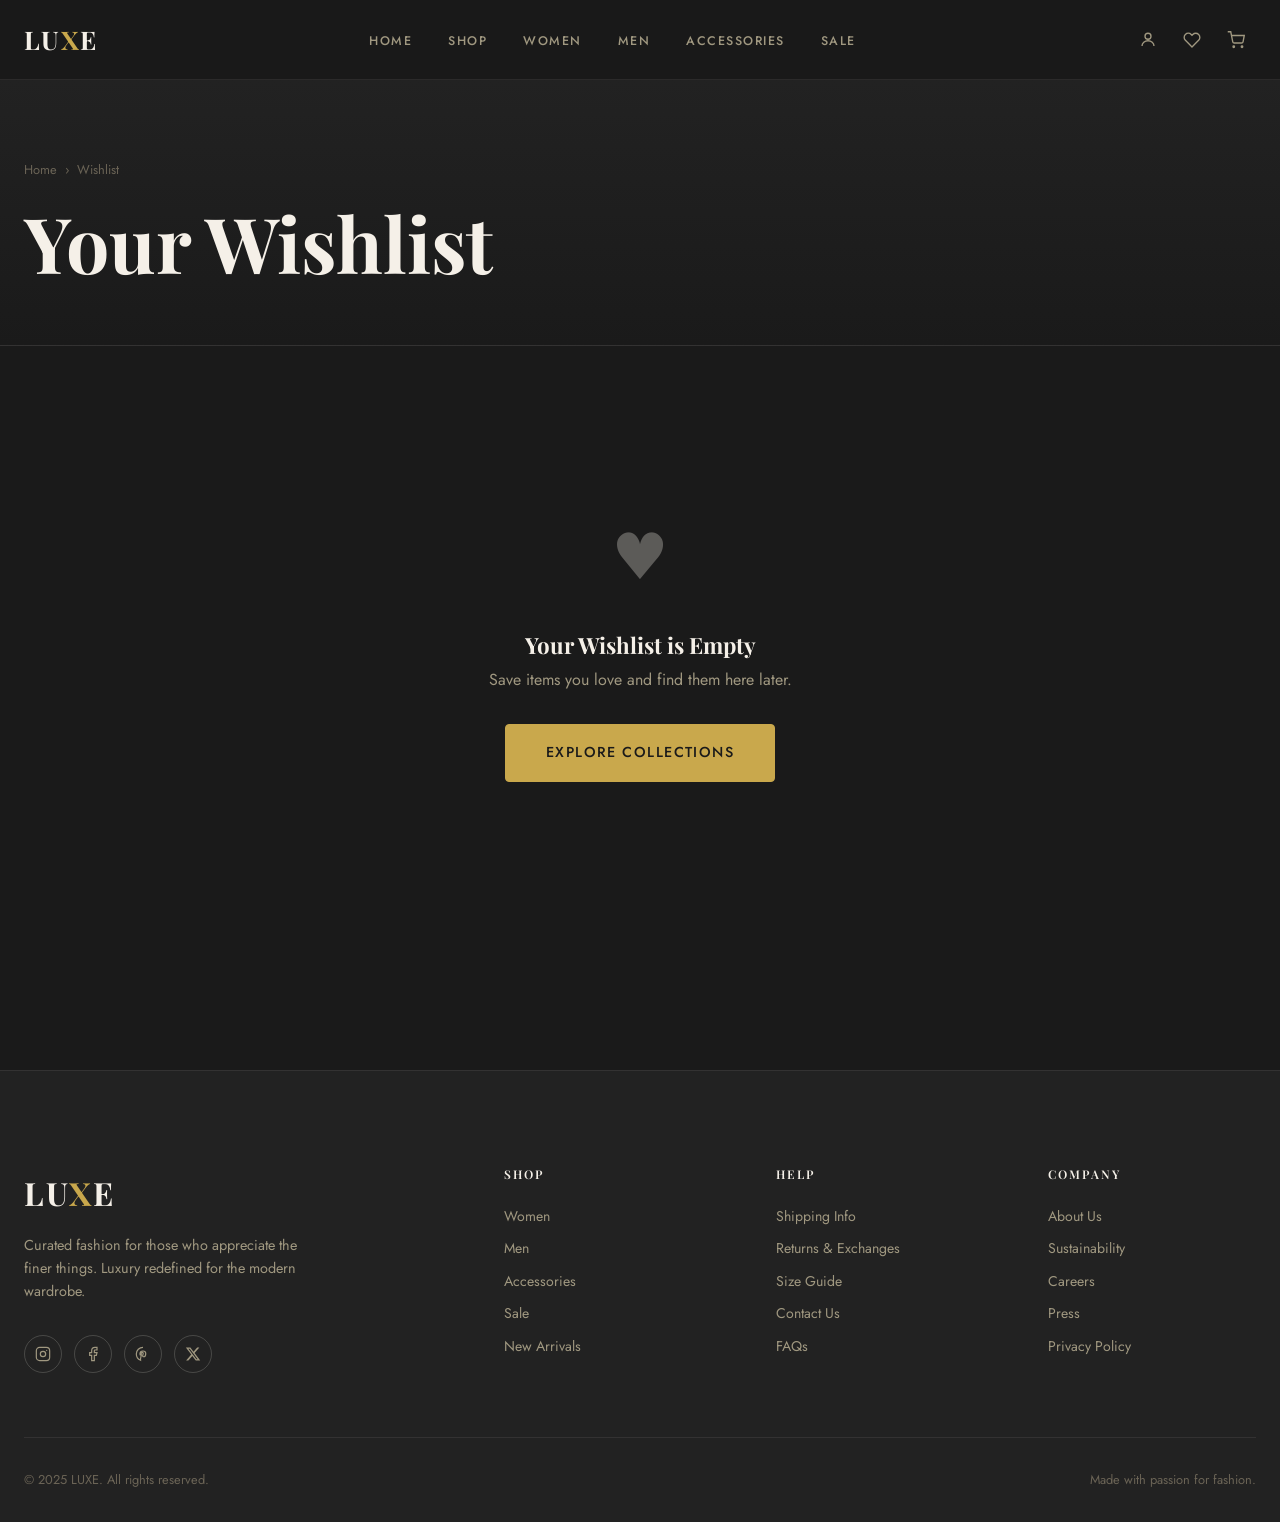
<file: wishlist.html>
<!DOCTYPE html>
<html lang="en">
<head>
  <meta charset="UTF-8"><meta name="viewport" content="width=device-width, initial-scale=1.0">
  <title>Wishlist — LUXE</title>
  <link rel="preconnect" href="https://fonts.googleapis.com">
  <link href="https://fonts.googleapis.com/css2?family=Playfair+Display:ital,wght@0,400;0,600;0,700;1,400;1,700&family=Jost:wght@300;400;500;600&display=swap" rel="stylesheet">
  <link rel="stylesheet" href="css/variables.css"><link rel="stylesheet" href="css/base.css">
  <link rel="stylesheet" href="css/components.css"><link rel="stylesheet" href="css/layout.css">
</head>
<body>
<div id="navbar-mount"></div>
<main class="page-wrapper">
  <div class="page-hero">
    <div class="container">
      <nav class="breadcrumb" aria-label="Breadcrumb"><a href="index.html">Home</a><span class="breadcrumb-sep">›</span><span>Wishlist</span></nav>
      <h1>Your Wishlist</h1>
    </div>
  </div>
  <div class="container" style="padding-bottom:var(--spacing-4xl)">
    <div id="wishlist-content"></div>
  </div>
</main>
<div id="footer-mount"></div>
<script src="js/products.js"></script><script src="js/cart.js"></script><script src="js/ui.js"></script><script src="js/layout.js"></script>
<script>
function renderWishlist() {
  const ids = Wishlist.getWishlist();
  const content = document.getElementById('wishlist-content');
  if (!ids.length) {
    content.innerHTML = `<div class="empty-state"><div class="empty-state-icon">♥</div><h3>Your Wishlist is Empty</h3><p>Save items you love and find them here later.</p><a href="shop.html" class="btn btn-primary btn-lg">Explore Collections</a></div>`;
    return;
  }
  const wishlistProducts = ids.map(id => products.find(p => p.id === id)).filter(Boolean);
  content.innerHTML = `
    <div style="display:flex;justify-content:space-between;align-items:center;margin-bottom:var(--spacing-xl)">
      <p style="color:var(--color-text-muted)">${wishlistProducts.length} saved item${wishlistProducts.length!==1?'s':''}</p>
      <button class="btn btn-secondary btn-sm" onclick="moveAllToCart()">Move All to Cart</button>
    </div>
    <div class="product-grid">
      ${wishlistProducts.map(p => `
        <div class="product-card">
          <div class="product-card-image">
            <a href="product.html?id=${p.id}"><img src="${p.images[0]}" alt="${p.name}" loading="lazy"></a>
            ${p.badge ? `<span class="product-card-badge badge-${p.badge}">${p.badge}</span>` : ''}
          </div>
          <div class="product-card-body">
            <div class="product-card-category">${p.category}</div>
            <h3 class="product-card-name"><a href="product.html?id=${p.id}">${p.name}</a></h3>
            <div class="product-card-price">
              <span class="price-current">${formatPrice(p.price)}</span>
              ${p.originalPrice ? `<span class="price-original">${formatPrice(p.originalPrice)}</span>` : ''}
            </div>
            <div class="product-card-rating"><span class="stars">${renderStars(p.rating)}</span><span>${p.rating}</span></div>
          </div>
          <div class="product-card-actions">
            <button class="btn btn-primary btn-sm" style="flex:1" onclick="moveToCart(${p.id})">Move to Cart</button>
            <button class="btn btn-danger btn-sm btn-icon" onclick="removeFromWL(${p.id})" aria-label="Remove">✕</button>
          </div>
        </div>`).join('')}
    </div>`;
}
function moveToCart(id) {
  const p = products.find(p => p.id === id);
  if (!p) return;
  Cart.addToCart(id, p.sizes[0], p.colors[0], 1);
  Wishlist.removeFromWishlist(id);
  renderWishlist();
}
function moveAllToCart() {
  Wishlist.getWishlist().forEach(id => {
    const p = products.find(p => p.id === id);
    if (p) Cart.addToCart(id, p.sizes[0], p.colors[0], 1);
  });
  localStorage.removeItem('luxe_wishlist');
  showToast('All items moved to cart!', 'success', '🛒');
  renderWishlist();
}
function removeFromWL(id) {
  Wishlist.removeFromWishlist(id);
  renderWishlist();
}
document.addEventListener('DOMContentLoaded', renderWishlist);
</script>
</body>
</html>
</file>
<file: css/variables.css>
:root {
  /* Colors */
  --color-bg: #1a1a1a;
  --color-bg-secondary: #222222;
  --color-bg-tertiary: #2a2a2a;
  --color-bg-card: #232323;
  --color-text: #f5f0e8;
  --color-text-muted: #a09880;
  --color-text-dim: #6b6456;
  --color-gold: #c9a84c;
  --color-gold-light: #e0c070;
  --color-gold-dark: #a07830;
  --color-gold-bg: rgba(201,168,76,0.08);
  --color-gold-border: rgba(201,168,76,0.25);
  --color-border: rgba(245,240,232,0.08);
  --color-border-hover: rgba(245,240,232,0.18);
  --color-white: #ffffff;
  --color-success: #4caf50;
  --color-error: #e53935;
  --color-warning: #ff9800;

  /* Fonts */
  --font-heading: 'Playfair Display', Georgia, serif;
  --font-body: 'Jost', system-ui, sans-serif;

  /* Spacing */
  --spacing-xs: 4px;
  --spacing-sm: 8px;
  --spacing-md: 16px;
  --spacing-lg: 24px;
  --spacing-xl: 32px;
  --spacing-2xl: 48px;
  --spacing-3xl: 64px;
  --spacing-4xl: 96px;

  /* Border Radius */
  --radius-sm: 4px;
  --radius-md: 8px;
  --radius-lg: 16px;
  --radius-full: 9999px;

  /* Shadows */
  --shadow-sm: 0 2px 8px rgba(0,0,0,0.3);
  --shadow-md: 0 4px 20px rgba(0,0,0,0.4);
  --shadow-lg: 0 8px 40px rgba(0,0,0,0.5);
  --shadow-gold: 0 0 20px rgba(201,168,76,0.2);

  /* Transitions */
  --transition-fast: 0.15s ease;
  --transition-base: 0.3s ease;
  --transition-slow: 0.5s ease;

  /* Navbar */
  --navbar-height: 80px;
  --navbar-height-shrunk: 60px;

  /* Z-index layers */
  --z-base: 1;
  --z-dropdown: 100;
  --z-sticky: 200;
  --z-overlay: 300;
  --z-modal: 400;
  --z-toast: 500;
}
</file>
<file: css/base.css>
/* ===== RESET ===== */
*, *::before, *::after { box-sizing: border-box; margin: 0; padding: 0; }
html { scroll-behavior: smooth; font-size: 16px; }
body {
  font-family: var(--font-body);
  background-color: var(--color-bg);
  color: var(--color-text);
  line-height: 1.6;
  overflow-x: hidden;
  -webkit-font-smoothing: antialiased;
}
img { max-width: 100%; height: auto; display: block; }
a { color: inherit; text-decoration: none; }
ul, ol { list-style: none; }
button { cursor: pointer; border: none; background: none; font-family: var(--font-body); }
input, select, textarea { font-family: var(--font-body); }

/* ===== SCROLLBAR ===== */
::-webkit-scrollbar { width: 6px; height: 6px; }
::-webkit-scrollbar-track { background: var(--color-bg-secondary); }
::-webkit-scrollbar-thumb { background: var(--color-gold-dark); border-radius: var(--radius-full); }
::-webkit-scrollbar-thumb:hover { background: var(--color-gold); }

/* ===== TYPOGRAPHY ===== */
h1, h2, h3, h4, h5, h6 { font-family: var(--font-heading); font-weight: 700; line-height: 1.2; }
h1 { font-size: clamp(2.4rem, 6vw, 5rem); }
h2 { font-size: clamp(1.8rem, 4vw, 3rem); }
h3 { font-size: clamp(1.3rem, 2.5vw, 1.8rem); }
h4 { font-size: 1.2rem; }
p { font-size: 1rem; color: var(--color-text-muted); }

.text-gold { color: var(--color-gold); }
.text-center { text-align: center; }
.text-muted { color: var(--color-text-muted); }
.font-heading { font-family: var(--font-heading); }

/* ===== PAGE LOAD ANIMATION ===== */
@keyframes fadeInUp {
  from { opacity: 0; transform: translateY(30px); }
  to { opacity: 1; transform: translateY(0); }
}
@keyframes fadeIn {
  from { opacity: 0; }
  to { opacity: 1; }
}
@keyframes slideInLeft {
  from { opacity: 0; transform: translateX(-30px); }
  to { opacity: 1; transform: translateX(0); }
}
@keyframes slideInRight {
  from { opacity: 0; transform: translateX(30px); }
  to { opacity: 1; transform: translateX(0); }
}
@keyframes scaleIn {
  from { opacity: 0; transform: scale(0.9); }
  to { opacity: 1; transform: scale(1); }
}
@keyframes shimmer {
  0% { background-position: -200% center; }
  100% { background-position: 200% center; }
}
@keyframes spin { to { transform: rotate(360deg); } }
@keyframes pulse { 0%,100%{opacity:1} 50%{opacity:0.5} }
@keyframes checkmark {
  0% { stroke-dashoffset: 100; }
  100% { stroke-dashoffset: 0; }
}
@keyframes marqueeLeft {
  from { transform: translateX(0); }
  to { transform: translateX(-50%); }
}
@keyframes float {
  0%,100%{ transform:translateY(0); }
  50%{ transform:translateY(-8px); }
}
@keyframes cardFlip {
  0%{transform:rotateY(0)} 100%{transform:rotateY(180deg)}
}
@keyframes cardFlipBack {
  0%{transform:rotateY(180deg)} 100%{transform:rotateY(0)}
}

.page-enter { animation: fadeIn 0.6s ease forwards; }
.animate-up { animation: fadeInUp 0.7s ease forwards; }
.animate-up-delay-1 { animation: fadeInUp 0.7s 0.1s ease both; }
.animate-up-delay-2 { animation: fadeInUp 0.7s 0.2s ease both; }
.animate-up-delay-3 { animation: fadeInUp 0.7s 0.3s ease both; }
.animate-up-delay-4 { animation: fadeInUp 0.7s 0.4s ease both; }

/* ===== SKELETON SCREENS ===== */
.skeleton {
  background: linear-gradient(90deg, var(--color-bg-secondary) 25%, var(--color-bg-tertiary) 50%, var(--color-bg-secondary) 75%);
  background-size: 200% 100%;
  animation: shimmer 1.5s infinite;
  border-radius: var(--radius-sm);
}
.skeleton-card { height: 380px; border-radius: var(--radius-md); }
.skeleton-text { height: 16px; margin-bottom: 8px; }
.skeleton-text.short { width: 60%; }

/* ===== SECTION DIVIDER ===== */
.section-divider {
  width: 60px; height: 2px;
  background: linear-gradient(90deg, var(--color-gold), transparent);
  margin: var(--spacing-md) auto var(--spacing-xl);
}
.section-divider.left { margin-left: 0; }

/* ===== BREADCRUMB ===== */
.breadcrumb {
  display: flex; align-items: center; gap: 8px;
  font-size: 0.8rem; color: var(--color-text-dim);
  padding: var(--spacing-md) 0;
}
.breadcrumb a:hover { color: var(--color-gold); }
.breadcrumb-sep { color: var(--color-text-dim); }

/* ===== SECTION HEADER ===== */
.section-header { text-align: center; margin-bottom: var(--spacing-2xl); }
.section-header .eyebrow {
  font-family: var(--font-body); font-size: 0.75rem;
  letter-spacing: 0.3em; text-transform: uppercase;
  color: var(--color-gold); margin-bottom: var(--spacing-sm);
}

/* ===== FOCUS STATES ===== */
:focus-visible { outline: 2px solid var(--color-gold); outline-offset: 3px; }

/* ===== SELECTION ===== */
::selection { background: var(--color-gold); color: var(--color-bg); }
</file>
<file: css/components.css>
/* ===== BUTTONS ===== */
.btn {
  display: inline-flex; align-items: center; justify-content: center; gap: 8px;
  padding: 12px 28px; border-radius: var(--radius-sm);
  font-family: var(--font-body); font-size: 0.85rem;
  font-weight: 500; letter-spacing: 0.1em; text-transform: uppercase;
  transition: all var(--transition-base); position: relative; overflow: hidden;
  cursor: pointer; border: 1px solid transparent;
}
.btn::before {
  content: ''; position: absolute; inset: 0;
  background: rgba(255,255,255,0.05);
  transform: translateX(-100%); transition: transform 0.4s ease;
}
.btn:hover::before { transform: translateX(0); }

.btn-primary {
  background: var(--color-gold); color: var(--color-bg);
  border-color: var(--color-gold);
}
.btn-primary:hover {
  background: var(--color-gold-light); border-color: var(--color-gold-light);
  box-shadow: var(--shadow-gold);
}
.btn-secondary {
  background: transparent; color: var(--color-text);
  border-color: var(--color-border-hover);
}
.btn-secondary:hover {
  border-color: var(--color-gold); color: var(--color-gold);
}
.btn-ghost {
  background: transparent; color: var(--color-gold);
  border-color: var(--color-gold);
}
.btn-ghost:hover { background: var(--color-gold); color: var(--color-bg); }
.btn-danger {
  background: transparent; color: var(--color-error);
  border-color: var(--color-error);
}
.btn-danger:hover { background: var(--color-error); color: white; }
.btn-sm { padding: 8px 18px; font-size: 0.78rem; }
.btn-lg { padding: 16px 40px; font-size: 0.9rem; }
.btn-full { width: 100%; }
.btn-icon { padding: 10px; border-radius: var(--radius-sm); width: 40px; height: 40px; }
.btn[disabled] { opacity: 0.5; cursor: not-allowed; pointer-events: none; }
.btn-loading::after {
  content: ''; width: 14px; height: 14px;
  border: 2px solid transparent; border-top-color: currentColor;
  border-radius: 50%; animation: spin 0.7s linear infinite;
}

/* ===== PRODUCT CARD ===== */
.product-card {
  background: var(--color-bg-card); border-radius: var(--radius-md);
  overflow: hidden; position: relative;
  border: 1px solid var(--color-border);
  transition: all var(--transition-base);
}
.product-card:hover {
  border-color: var(--color-gold-border);
  box-shadow: var(--shadow-md);
  transform: translateY(-4px);
}
.product-card-image {
  position: relative; overflow: hidden;
  aspect-ratio: 3/4; background: var(--color-bg-secondary);
}
.product-card-image img {
  width: 100%; height: 100%; object-fit: cover;
  transition: transform 0.6s ease;
}
.product-card:hover .product-card-image img { transform: scale(1.07); }
.product-card-badge {
  position: absolute; top: 12px; left: 12px;
  padding: 4px 10px; border-radius: var(--radius-sm);
  font-size: 0.7rem; font-weight: 600; letter-spacing: 0.08em; text-transform: uppercase;
}
.badge-new { background: var(--color-gold); color: var(--color-bg); }
.badge-sale { background: var(--color-error); color: white; }
.badge-bestseller { background: var(--color-bg-tertiary); color: var(--color-gold); border: 1px solid var(--color-gold-border); }
.badge-limited { background: rgba(201,168,76,0.15); color: var(--color-gold); border: 1px solid var(--color-gold-border); }

.product-card-wishlist {
  position: absolute; top: 12px; right: 12px;
  width: 36px; height: 36px; border-radius: 50%;
  background: rgba(26,26,26,0.85); backdrop-filter: blur(8px);
  border: 1px solid var(--color-border);
  display: flex; align-items: center; justify-content: center;
  color: var(--color-text-muted); font-size: 1rem;
  transition: all var(--transition-base);
  opacity: 0; transform: translateY(-4px);
}
.product-card:hover .product-card-wishlist,
.product-card-wishlist.active { opacity: 1; transform: translateY(0); }
.product-card-wishlist:hover,
.product-card-wishlist.wishlisted { color: #e53935; border-color: #e53935; }

.product-card-quick-add {
  position: absolute; bottom: 0; left: 0; right: 0;
  background: rgba(26,26,26,0.92); backdrop-filter: blur(8px);
  padding: 12px; display: flex; justify-content: center;
  transform: translateY(100%); transition: transform 0.3s ease;
}
.product-card:hover .product-card-quick-add { transform: translateY(0); }
.product-card-body { padding: var(--spacing-md); }
.product-card-category {
  font-size: 0.7rem; text-transform: uppercase; letter-spacing: 0.15em;
  color: var(--color-gold); margin-bottom: 6px;
}
.product-card-name {
  font-family: var(--font-heading); font-size: 1rem;
  color: var(--color-text); margin-bottom: 8px;
  white-space: nowrap; overflow: hidden; text-overflow: ellipsis;
}
.product-card-price {
  display: flex; align-items: center; gap: 8px;
}
.price-current {
  font-size: 1rem; font-weight: 600; color: var(--color-gold);
}
.price-original {
  font-size: 0.85rem; color: var(--color-text-dim);
  text-decoration: line-through;
}
.product-card-rating {
  display: flex; align-items: center; gap: 6px;
  margin-top: 6px; font-size: 0.8rem; color: var(--color-text-muted);
}
.stars { color: var(--color-gold); letter-spacing: -1px; }
.product-card-actions {
  display: flex; gap: 8px; padding: var(--spacing-sm) var(--spacing-md) var(--spacing-md);
}

/* ===== CATEGORY CARD ===== */
.category-card {
  position: relative; overflow: hidden; border-radius: var(--radius-md);
  aspect-ratio: 3/4; cursor: pointer;
}
.category-card img {
  width: 100%; height: 100%; object-fit: cover;
  transition: transform 0.6s ease;
}
.category-card:hover img { transform: scale(1.08); }
.category-card-overlay {
  position: absolute; inset: 0;
  background: linear-gradient(to top, rgba(0,0,0,0.75) 0%, rgba(0,0,0,0.1) 60%);
  display: flex; flex-direction: column;
  justify-content: flex-end; padding: var(--spacing-xl);
  transition: background var(--transition-base);
}
.category-card:hover .category-card-overlay {
  background: linear-gradient(to top, rgba(0,0,0,0.85) 0%, rgba(0,0,0,0.2) 60%);
}
.category-card-title {
  font-family: var(--font-heading); font-size: 1.6rem;
  color: var(--color-text); margin-bottom: 4px;
}
.category-card-count {
  font-size: 0.78rem; color: var(--color-gold); letter-spacing: 0.15em; text-transform: uppercase;
  margin-bottom: var(--spacing-sm);
}
.category-card-link {
  font-size: 0.78rem; text-transform: uppercase; letter-spacing: 0.15em;
  color: var(--color-text); display: flex; align-items: center; gap: 6px;
  opacity: 0; transform: translateY(8px); transition: all var(--transition-base);
}
.category-card:hover .category-card-link { opacity: 1; transform: translateY(0); }

/* ===== TOAST NOTIFICATIONS ===== */
#toast-container {
  position: fixed; top: 90px; right: 20px;
  z-index: var(--z-toast); display: flex; flex-direction: column; gap: 10px;
}
.toast {
  background: var(--color-bg-tertiary); border: 1px solid var(--color-border-hover);
  border-left: 3px solid var(--color-gold);
  padding: 14px 18px; border-radius: var(--radius-md);
  display: flex; align-items: center; gap: 12px;
  font-size: 0.85rem; color: var(--color-text);
  box-shadow: var(--shadow-lg); min-width: 260px; max-width: 340px;
  animation: slideInRight 0.3s ease, fadeIn 0.3s ease;
  position: relative;
}
.toast.success { border-left-color: var(--color-success); }
.toast.error { border-left-color: var(--color-error); }
.toast.warning { border-left-color: var(--color-warning); }
.toast-icon { font-size: 1.1rem; flex-shrink: 0; }
.toast-close {
  position: absolute; right: 10px; top: 50%; transform: translateY(-50%);
  background: none; border: none; color: var(--color-text-dim); cursor: pointer;
  font-size: 1rem; padding: 2px;
}
.toast-exit { animation: slideInRight 0.3s ease reverse; }

/* ===== MODAL ===== */
.modal-overlay {
  position: fixed; inset: 0;
  background: rgba(0,0,0,0.75); backdrop-filter: blur(6px);
  z-index: var(--z-modal); display: flex; align-items: center; justify-content: center;
  padding: var(--spacing-md); opacity: 0; pointer-events: none;
  transition: opacity var(--transition-base);
}
.modal-overlay.open { opacity: 1; pointer-events: all; }
.modal {
  background: var(--color-bg-secondary); border: 1px solid var(--color-border-hover);
  border-radius: var(--radius-lg); padding: var(--spacing-2xl);
  max-width: 560px; width: 100%; position: relative;
  transform: scale(0.95); transition: transform var(--transition-base);
  max-height: 90vh; overflow-y: auto;
}
.modal-overlay.open .modal { transform: scale(1); }
.modal-close {
  position: absolute; top: 16px; right: 16px;
  width: 32px; height: 32px; border-radius: 50%;
  background: var(--color-bg-tertiary); border: 1px solid var(--color-border);
  color: var(--color-text-muted); display: flex; align-items: center; justify-content: center;
  cursor: pointer; font-size: 1rem; transition: all var(--transition-fast);
}
.modal-close:hover { color: var(--color-text); border-color: var(--color-gold); }
.modal-title { font-family: var(--font-heading); font-size: 1.5rem; margin-bottom: var(--spacing-lg); }

/* ===== FORM ELEMENTS ===== */
.form-group { margin-bottom: var(--spacing-lg); }
.form-label {
  display: block; font-size: 0.78rem; font-weight: 500;
  letter-spacing: 0.1em; text-transform: uppercase;
  color: var(--color-text-muted); margin-bottom: 8px;
}
.form-input, .form-select, .form-textarea {
  width: 100%; padding: 12px 16px;
  background: var(--color-bg-tertiary); border: 1px solid var(--color-border);
  border-radius: var(--radius-sm); color: var(--color-text);
  font-family: var(--font-body); font-size: 0.9rem;
  transition: all var(--transition-fast);
  -webkit-appearance: none;
}
.form-input:focus, .form-select:focus, .form-textarea:focus {
  outline: none; border-color: var(--color-gold); box-shadow: 0 0 0 3px var(--color-gold-bg);
}
.form-input::placeholder { color: var(--color-text-dim); }
.form-input.error, .form-select.error { border-color: var(--color-error); }
.form-input.success { border-color: var(--color-success); }
.form-error { color: var(--color-error); font-size: 0.78rem; margin-top: 4px; }
.form-hint { color: var(--color-text-dim); font-size: 0.78rem; margin-top: 4px; }
.form-select { background-image: url("data:image/svg+xml,%3Csvg xmlns='http://www.w3.org/2000/svg' width='12' height='8' fill='none'%3E%3Cpath d='M1 1l5 5 5-5' stroke='%23a09880' stroke-width='1.5' stroke-linecap='round'/%3E%3C/svg%3E"); background-repeat: no-repeat; background-position: right 14px center; padding-right: 40px; }
.form-textarea { min-height: 120px; resize: vertical; }

.input-group { position: relative; }
.input-icon { position: absolute; left: 14px; top: 50%; transform: translateY(-50%); color: var(--color-text-dim); }
.input-group .form-input { padding-left: 42px; }
.input-append { position: absolute; right: 0; top: 0; bottom: 0; padding: 0 14px; display: flex; align-items: center; cursor: pointer; color: var(--color-text-muted); }
.input-append:hover { color: var(--color-gold); }

/* ===== CHECKBOX / RADIO ===== */
.checkbox-label, .radio-label {
  display: flex; align-items: center; gap: 10px;
  cursor: pointer; font-size: 0.9rem; color: var(--color-text-muted);
  transition: color var(--transition-fast);
}
.checkbox-label:hover, .radio-label:hover { color: var(--color-text); }
.checkbox-label input[type="checkbox"],
.radio-label input[type="radio"] { display: none; }
.checkbox-label .checkmark, .radio-label .radiomark {
  width: 18px; height: 18px; border: 1px solid var(--color-border-hover);
  border-radius: 3px; flex-shrink: 0; display: flex; align-items: center; justify-content: center;
  transition: all var(--transition-fast);
}
.radio-label .radiomark { border-radius: 50%; }
.checkbox-label input:checked ~ .checkmark { background: var(--color-gold); border-color: var(--color-gold); }
.checkbox-label input:checked ~ .checkmark::after { content: '✓'; color: var(--color-bg); font-size: 0.7rem; font-weight: 700; }
.radio-label input:checked ~ .radiomark { border-color: var(--color-gold); }
.radio-label input:checked ~ .radiomark::after { content: ''; width: 8px; height: 8px; background: var(--color-gold); border-radius: 50%; }

/* ===== RANGE SLIDER ===== */
.range-slider {
  -webkit-appearance: none; width: 100%; height: 3px;
  background: var(--color-border-hover); border-radius: var(--radius-full); outline: none;
}
.range-slider::-webkit-slider-thumb {
  -webkit-appearance: none; width: 18px; height: 18px;
  background: var(--color-gold); border-radius: 50%; cursor: pointer;
  box-shadow: 0 0 0 3px var(--color-gold-bg);
}
.range-slider::-moz-range-thumb {
  width: 18px; height: 18px; background: var(--color-gold);
  border-radius: 50%; cursor: pointer; border: none;
}

/* ===== STARS RATING ===== */
.star-rating { display: flex; gap: 2px; }
.star-rating .star {
  font-size: 1.1rem; color: var(--color-border-hover); cursor: pointer;
  transition: color var(--transition-fast);
}
.star-rating .star.filled, .star-rating .star:hover ~ .star { color: var(--color-border-hover); }
.star-rating .star.filled, .star-rating:hover .star { color: var(--color-gold); }
.star-rating .star:hover ~ .star { color: var(--color-border-hover) !important; }

/* ===== QUANTITY STEPPER ===== */
.qty-stepper {
  display: flex; align-items: center;
  border: 1px solid var(--color-border-hover); border-radius: var(--radius-sm);
  overflow: hidden; width: fit-content;
}
.qty-btn {
  width: 36px; height: 36px; background: var(--color-bg-tertiary);
  color: var(--color-text-muted); font-size: 1.1rem;
  transition: all var(--transition-fast); flex-shrink: 0;
}
.qty-btn:hover { background: var(--color-gold-bg); color: var(--color-gold); }
.qty-input {
  width: 48px; text-align: center; background: transparent;
  border: none; border-left: 1px solid var(--color-border); border-right: 1px solid var(--color-border);
  color: var(--color-text); font-size: 0.9rem; padding: 8px 0;
  -moz-appearance: textfield;
}
.qty-input::-webkit-outer-spin-button, .qty-input::-webkit-inner-spin-button { -webkit-appearance: none; }
.qty-input:focus { outline: none; }

/* ===== TABS ===== */
.tabs-nav {
  display: flex; border-bottom: 1px solid var(--color-border);
  margin-bottom: var(--spacing-xl); gap: 0;
}
.tab-btn {
  padding: 12px 24px; font-size: 0.85rem; font-weight: 500;
  letter-spacing: 0.08em; text-transform: uppercase;
  color: var(--color-text-muted); background: none; border: none;
  border-bottom: 2px solid transparent; margin-bottom: -1px;
  transition: all var(--transition-fast); cursor: pointer;
}
.tab-btn:hover { color: var(--color-text); }
.tab-btn.active { color: var(--color-gold); border-bottom-color: var(--color-gold); }
.tab-content { display: none; }
.tab-content.active { display: block; animation: fadeIn 0.3s ease; }

/* ===== BACK TO TOP ===== */
#back-to-top {
  position: fixed; bottom: 24px; right: 24px;
  width: 44px; height: 44px; border-radius: 50%;
  background: var(--color-gold); color: var(--color-bg);
  display: flex; align-items: center; justify-content: center;
  font-size: 1rem; cursor: pointer; z-index: var(--z-sticky);
  opacity: 0; transform: translateY(10px);
  transition: all var(--transition-base); box-shadow: var(--shadow-gold);
  border: none;
}
#back-to-top.visible { opacity: 1; transform: translateY(0); }
#back-to-top:hover { background: var(--color-gold-light); transform: translateY(-3px); }

/* ===== PAGINATION ===== */
.pagination {
  display: flex; align-items: center; justify-content: center;
  gap: 6px; margin-top: var(--spacing-2xl);
}
.page-btn {
  width: 38px; height: 38px; border-radius: var(--radius-sm);
  background: var(--color-bg-secondary); border: 1px solid var(--color-border);
  color: var(--color-text-muted); font-size: 0.85rem;
  display: flex; align-items: center; justify-content: center;
  transition: all var(--transition-fast); cursor: pointer;
}
.page-btn:hover, .page-btn.active {
  border-color: var(--color-gold); color: var(--color-gold); background: var(--color-gold-bg);
}
.page-btn.active { background: var(--color-gold); color: var(--color-bg); border-color: var(--color-gold); }

/* ===== PROGRESS BAR ===== */
.progress-bar {
  display: flex; align-items: center; justify-content: center;
  gap: 0; margin-bottom: var(--spacing-2xl); position: relative;
}
.progress-bar::before {
  content: ''; position: absolute; top: 20px; left: 10%; right: 10%; height: 2px;
  background: var(--color-border); z-index: 0;
}
.progress-fill {
  position: absolute; top: 20px; left: 10%; height: 2px;
  background: var(--color-gold); z-index: 1;
  transition: width 0.4s ease; width: 0%;
}
.progress-step {
  display: flex; flex-direction: column; align-items: center; gap: 8px;
  flex: 1; z-index: 2; text-align: center;
}
.progress-step-circle {
  width: 40px; height: 40px; border-radius: 50%;
  background: var(--color-bg-secondary); border: 2px solid var(--color-border);
  display: flex; align-items: center; justify-content: center;
  font-size: 0.85rem; font-weight: 600; color: var(--color-text-muted);
  transition: all var(--transition-base);
}
.progress-step.active .progress-step-circle {
  border-color: var(--color-gold); color: var(--color-gold);
}
.progress-step.done .progress-step-circle {
  background: var(--color-gold); border-color: var(--color-gold); color: var(--color-bg);
}
.progress-step-label {
  font-size: 0.72rem; text-transform: uppercase; letter-spacing: 0.1em;
  color: var(--color-text-dim); transition: color var(--transition-fast);
}
.progress-step.active .progress-step-label { color: var(--color-gold); }
.progress-step.done .progress-step-label { color: var(--color-text-muted); }

/* ===== EMPTY STATE ===== */
.empty-state {
  text-align: center; padding: var(--spacing-4xl) var(--spacing-xl);
}
.empty-state-icon {
  font-size: 4rem; margin-bottom: var(--spacing-lg); opacity: 0.3;
}
.empty-state h3 { margin-bottom: var(--spacing-sm); font-size: 1.4rem; }
.empty-state p { margin-bottom: var(--spacing-xl); }

/* ===== STATUS BADGES ===== */
.status-badge {
  display: inline-flex; align-items: center; gap: 5px;
  padding: 4px 10px; border-radius: var(--radius-full);
  font-size: 0.72rem; font-weight: 600; text-transform: uppercase; letter-spacing: 0.08em;
}
.status-delivered { background: rgba(76,175,80,0.15); color: #4caf50; }
.status-processing { background: rgba(255,152,0,0.15); color: #ff9800; }
.status-cancelled { background: rgba(229,57,53,0.15); color: #e53935; }
.status-shipped { background: rgba(33,150,243,0.15); color: #2196f3; }

/* ===== GOLD DIVIDER LINE ===== */
.gold-line {
  width: 100%; height: 1px;
  background: linear-gradient(90deg, transparent, var(--color-gold-border), transparent);
  margin: var(--spacing-xl) 0;
}

/* ===== CARD CREDIT ===== */
.credit-card-preview {
  width: 100%; max-width: 340px; aspect-ratio: 1.586;
  border-radius: 16px; padding: 24px;
  background: linear-gradient(135deg, #2a2a2a, #1a1a1a);
  border: 1px solid var(--color-gold-border);
  position: relative; overflow: hidden;
  perspective: 1000px;
  box-shadow: var(--shadow-lg);
}
.credit-card-preview::before {
  content: ''; position: absolute;
  width: 200px; height: 200px; border-radius: 50%;
  background: radial-gradient(circle, rgba(201,168,76,0.15), transparent);
  top: -50px; right: -50px;
}
.credit-card-chip {
  width: 42px; height: 32px; border-radius: 6px;
  background: linear-gradient(135deg, #c9a84c, #a07830);
  margin-bottom: 24px;
}
.credit-card-number {
  font-size: 1.1rem; letter-spacing: 0.25em;
  color: var(--color-text); margin-bottom: 20px; font-weight: 300;
}
.credit-card-bottom { display: flex; justify-content: space-between; align-items: flex-end; }
.credit-card-label { font-size: 0.65rem; text-transform: uppercase; letter-spacing: 0.1em; color: var(--color-text-dim); margin-bottom: 2px; }
.credit-card-value { font-size: 0.85rem; color: var(--color-text); }
.credit-card-logo { font-size: 1.8rem; opacity: 0.7; }

/* ===== PASSWORD STRENGTH ===== */
.password-strength { margin-top: 8px; }
.strength-bars { display: flex; gap: 4px; margin-bottom: 4px; }
.strength-bar { height: 3px; flex: 1; border-radius: var(--radius-full); background: var(--color-border); transition: background var(--transition-base); }
.strength-bar.weak { background: var(--color-error); }
.strength-bar.fair { background: var(--color-warning); }
.strength-bar.strong { background: var(--color-success); }
.strength-label { font-size: 0.72rem; color: var(--color-text-dim); }

/* ===== SOCIAL LOGIN ===== */
.social-btn {
  display: flex; align-items: center; justify-content: center; gap: 10px;
  width: 100%; padding: 12px; border-radius: var(--radius-sm);
  background: var(--color-bg-tertiary); border: 1px solid var(--color-border);
  color: var(--color-text); font-size: 0.85rem;
  transition: all var(--transition-fast); cursor: pointer;
}
.social-btn:hover { border-color: var(--color-gold); color: var(--color-gold); }
</file>
<file: css/layout.css>
/* ===== CONTAINER ===== */
.container { width: 100%; max-width: 1280px; margin: 0 auto; padding: 0 24px; }
.container-sm { max-width: 760px; }
.container-lg { max-width: 1440px; }

/* ===== NAVBAR ===== */
#navbar {
  position: fixed; top: 0; left: 0; right: 0; z-index: var(--z-sticky);
  height: var(--navbar-height); display: flex; align-items: center;
  background: rgba(26,26,26,0.95); backdrop-filter: blur(12px);
  border-bottom: 1px solid var(--color-border);
  transition: all 0.4s ease;
}
#navbar.scrolled {
  height: var(--navbar-height-shrunk);
  background: rgba(20,20,20,0.98);
  border-bottom-color: var(--color-gold-border);
  box-shadow: 0 4px 30px rgba(0,0,0,0.4);
}
.navbar-inner {
  display: flex; align-items: center; justify-content: space-between;
  width: 100%;
}
.navbar-logo {
  font-family: var(--font-heading); font-size: 1.6rem; font-weight: 700;
  color: var(--color-text); letter-spacing: 0.05em;
  transition: color var(--transition-fast);
}
.navbar-logo span { color: var(--color-gold); }
.navbar-logo:hover { color: var(--color-gold); }
.navbar-nav { display: flex; align-items: center; gap: 8px; }
.nav-link {
  padding: 8px 14px; font-size: 0.78rem; font-weight: 500;
  letter-spacing: 0.12em; text-transform: uppercase;
  color: var(--color-text-muted); transition: color var(--transition-fast);
  position: relative;
}
.nav-link::after {
  content: ''; position: absolute; bottom: 4px; left: 14px; right: 14px; height: 1px;
  background: var(--color-gold); transform: scaleX(0); transform-origin: left;
  transition: transform var(--transition-base);
}
.nav-link:hover, .nav-link.active { color: var(--color-text); }
.nav-link:hover::after, .nav-link.active::after { transform: scaleX(1); }
.navbar-actions { display: flex; align-items: center; gap: 4px; }
.navbar-action-btn {
  width: 40px; height: 40px; border-radius: var(--radius-sm);
  display: flex; align-items: center; justify-content: center;
  color: var(--color-text-muted); font-size: 1.1rem;
  transition: all var(--transition-fast); position: relative;
}
.navbar-action-btn:hover { color: var(--color-gold); background: var(--color-gold-bg); }
.cart-badge {
  position: absolute; top: 4px; right: 4px; width: 16px; height: 16px;
  background: var(--color-gold); color: var(--color-bg);
  border-radius: 50%; font-size: 0.6rem; font-weight: 700;
  display: flex; align-items: center; justify-content: center;
  animation: scaleIn 0.2s ease;
}
.cart-badge.hidden { display: none; }

/* ===== HAMBURGER ===== */
.hamburger {
  display: none; flex-direction: column; gap: 5px;
  width: 40px; height: 40px; padding: 10px;
  justify-content: center; align-items: center;
  border-radius: var(--radius-sm); transition: all var(--transition-fast);
}
.hamburger:hover { background: var(--color-gold-bg); }
.hamburger span {
  display: block; width: 22px; height: 2px;
  background: var(--color-text); border-radius: 2px;
  transition: all 0.3s ease; transform-origin: center;
}
.hamburger.open span:nth-child(1) { transform: rotate(45deg) translate(5px, 5px); }
.hamburger.open span:nth-child(2) { opacity: 0; transform: scaleX(0); }
.hamburger.open span:nth-child(3) { transform: rotate(-45deg) translate(5px, -5px); }

/* ===== MOBILE NAV ===== */
.mobile-nav {
  position: fixed; top: var(--navbar-height); left: 0; right: 0; bottom: 0;
  background: var(--color-bg); z-index: calc(var(--z-sticky) - 1);
  transform: translateX(-100%); transition: transform 0.4s ease;
  padding: var(--spacing-xl); display: flex; flex-direction: column; gap: var(--spacing-sm);
  overflow-y: auto;
}
.mobile-nav.open { transform: translateX(0); }
.mobile-nav-link {
  padding: var(--spacing-md); font-size: 1.1rem; font-weight: 400;
  border-bottom: 1px solid var(--color-border);
  color: var(--color-text-muted); transition: color var(--transition-fast);
  display: flex; align-items: center; justify-content: space-between;
}
.mobile-nav-link:hover { color: var(--color-gold); }

/* ===== FOOTER ===== */
footer {
  background: var(--color-bg-secondary); border-top: 1px solid var(--color-border);
  padding: var(--spacing-4xl) 0 var(--spacing-xl);
  margin-top: var(--spacing-4xl);
}
.footer-grid {
  display: grid; grid-template-columns: 2fr 1fr 1fr 1fr;
  gap: var(--spacing-3xl); margin-bottom: var(--spacing-3xl);
}
.footer-brand p { font-size: 0.9rem; margin-top: var(--spacing-md); margin-bottom: var(--spacing-xl); max-width: 300px; }
.footer-social { display: flex; gap: 12px; }
.social-icon {
  width: 38px; height: 38px; border-radius: 50%;
  border: 1px solid var(--color-border-hover);
  display: flex; align-items: center; justify-content: center;
  color: var(--color-text-muted); font-size: 0.9rem;
  transition: all var(--transition-fast);
}
.social-icon:hover { border-color: var(--color-gold); color: var(--color-gold); transform: translateY(-2px); }
.footer-col-title {
  font-size: 0.75rem; font-weight: 600; letter-spacing: 0.18em; text-transform: uppercase;
  color: var(--color-text); margin-bottom: var(--spacing-lg);
}
.footer-links { display: flex; flex-direction: column; gap: 10px; }
.footer-link {
  font-size: 0.88rem; color: var(--color-text-muted);
  transition: color var(--transition-fast);
}
.footer-link:hover { color: var(--color-gold); }
.footer-bottom {
  padding-top: var(--spacing-xl); border-top: 1px solid var(--color-border);
  display: flex; align-items: center; justify-content: space-between; flex-wrap: wrap; gap: var(--spacing-md);
  font-size: 0.8rem; color: var(--color-text-dim);
}

/* ===== PAGE WRAPPER ===== */
.page-wrapper { padding-top: var(--navbar-height); min-height: 100vh; }
.page-hero {
  padding: var(--spacing-3xl) 0 var(--spacing-2xl);
  border-bottom: 1px solid var(--color-border); margin-bottom: var(--spacing-3xl);
  background: linear-gradient(to bottom, var(--color-bg-secondary), var(--color-bg));
}
.page-hero h1 { margin-bottom: var(--spacing-sm); }
.page-section { padding: var(--spacing-3xl) 0; }

/* ===== SHOP LAYOUT ===== */
.shop-layout {
  display: grid; grid-template-columns: 260px 1fr;
  gap: var(--spacing-3xl); align-items: start;
}
.shop-sidebar {
  position: sticky; top: calc(var(--navbar-height-shrunk) + 24px);
  background: var(--color-bg-card); border: 1px solid var(--color-border);
  border-radius: var(--radius-md); padding: var(--spacing-xl);
}
.sidebar-section { margin-bottom: var(--spacing-xl); padding-bottom: var(--spacing-xl); border-bottom: 1px solid var(--color-border); }
.sidebar-section:last-child { border-bottom: none; margin-bottom: 0; padding-bottom: 0; }
.sidebar-title {
  font-size: 0.75rem; font-weight: 600; letter-spacing: 0.15em; text-transform: uppercase;
  color: var(--color-text); margin-bottom: var(--spacing-md);
}
.shop-main { min-width: 0; }
.shop-toolbar {
  display: flex; align-items: center; justify-content: space-between;
  gap: var(--spacing-md); margin-bottom: var(--spacing-xl); flex-wrap: wrap;
}
.search-bar {
  display: flex; align-items: center; gap: 10px;
  background: var(--color-bg-card); border: 1px solid var(--color-border);
  border-radius: var(--radius-sm); padding: 10px 16px;
  flex: 1; min-width: 220px; max-width: 380px;
  transition: border-color var(--transition-fast);
}
.search-bar:focus-within { border-color: var(--color-gold); }
.search-bar input {
  background: none; border: none; color: var(--color-text);
  font-size: 0.9rem; outline: none; flex: 1;
}
.search-bar input::placeholder { color: var(--color-text-dim); }
.search-bar svg { color: var(--color-text-dim); flex-shrink: 0; }

/* ===== PRODUCT GRID ===== */
.product-grid {
  display: grid; grid-template-columns: repeat(3, 1fr); gap: var(--spacing-xl);
}
.product-grid-4 { grid-template-columns: repeat(4, 1fr); }
.product-grid-2 { grid-template-columns: repeat(2, 1fr); }

/* ===== ACCOUNT LAYOUT ===== */
.account-layout {
  display: grid; grid-template-columns: 240px 1fr;
  gap: var(--spacing-3xl); align-items: start;
}
.account-sidebar {
  background: var(--color-bg-card); border: 1px solid var(--color-border);
  border-radius: var(--radius-md); padding: var(--spacing-xl);
  position: sticky; top: calc(var(--navbar-height-shrunk) + 24px);
}
.account-nav-item {
  display: flex; align-items: center; gap: 12px;
  padding: 12px 14px; border-radius: var(--radius-sm);
  font-size: 0.88rem; color: var(--color-text-muted);
  transition: all var(--transition-fast); cursor: pointer;
}
.account-nav-item:hover { background: var(--color-gold-bg); color: var(--color-text); }
.account-nav-item.active { background: var(--color-gold-bg); color: var(--color-gold); }
.account-panel { display: none; }
.account-panel.active { display: block; animation: fadeIn 0.3s ease; }

/* ===== CART TABLE ===== */
.cart-table { width: 100%; border-collapse: collapse; }
.cart-table th {
  font-size: 0.72rem; font-weight: 600; letter-spacing: 0.15em; text-transform: uppercase;
  color: var(--color-text-dim); padding: var(--spacing-md); text-align: left;
  border-bottom: 1px solid var(--color-border);
}
.cart-table td {
  padding: var(--spacing-md); border-bottom: 1px solid var(--color-border);
  vertical-align: middle;
}
.cart-item-img {
  width: 72px; height: 90px; object-fit: cover; border-radius: var(--radius-sm);
}
.cart-item-name { font-family: var(--font-heading); font-size: 1rem; color: var(--color-text); margin-bottom: 4px; }
.cart-item-meta { font-size: 0.8rem; color: var(--color-text-dim); }
.cart-totals {
  background: var(--color-bg-card); border: 1px solid var(--color-border);
  border-radius: var(--radius-md); padding: var(--spacing-xl);
}
.totals-row {
  display: flex; justify-content: space-between; align-items: center;
  padding: 10px 0; border-bottom: 1px solid var(--color-border);
  font-size: 0.9rem;
}
.totals-row:last-child { border-bottom: none; }
.totals-row.total { font-family: var(--font-heading); font-size: 1.2rem; color: var(--color-gold); }
.totals-row label { color: var(--color-text-muted); }

/* ===== CHECKOUT LAYOUT ===== */
.checkout-layout {
  display: grid; grid-template-columns: 1fr 380px;
  gap: var(--spacing-3xl); align-items: start;
}
.order-summary-sticky { position: sticky; top: calc(var(--navbar-height-shrunk) + 24px); }

/* ===== GALLERY ===== */
.product-gallery { display: flex; gap: var(--spacing-md); }
.gallery-thumbnails { display: flex; flex-direction: column; gap: 10px; }
.gallery-thumb {
  width: 76px; height: 96px; object-fit: cover; border-radius: var(--radius-sm);
  border: 2px solid transparent; cursor: pointer;
  transition: border-color var(--transition-fast); opacity: 0.65;
}
.gallery-thumb.active, .gallery-thumb:hover { border-color: var(--color-gold); opacity: 1; }
.gallery-main { flex: 1; }
.gallery-main-img {
  width: 100%; aspect-ratio: 3/4; object-fit: cover;
  border-radius: var(--radius-md); transition: opacity 0.3s ease;
}

/* ===== MARQUEE ===== */
.marquee-wrapper {
  background: var(--color-gold); overflow: hidden;
  padding: 10px 0; border-top: 1px solid var(--color-gold-dark);
  border-bottom: 1px solid var(--color-gold-dark);
}
.marquee-track {
  display: flex; width: max-content;
  animation: marqueeLeft 28s linear infinite;
}
.marquee-track:hover { animation-play-state: paused; }
.marquee-item {
  display: flex; align-items: center; gap: 24px;
  padding: 0 32px; white-space: nowrap;
  font-size: 0.75rem; font-weight: 600; letter-spacing: 0.2em; text-transform: uppercase;
  color: var(--color-bg);
}
.marquee-dot { width: 4px; height: 4px; background: var(--color-bg); border-radius: 50%; opacity: 0.5; }

/* ===== TESTIMONIAL ===== */
.testimonials-wrapper { position: relative; overflow: hidden; }
.testimonials-track { display: flex; transition: transform 0.5s ease; }
.testimonial-slide {
  min-width: 100%; padding: var(--spacing-xl);
  text-align: center;
}
.testimonial-quote {
  font-family: var(--font-heading); font-size: 1.4rem; font-style: italic;
  color: var(--color-text); margin-bottom: var(--spacing-xl); max-width: 700px;
  margin-left: auto; margin-right: auto; line-height: 1.6;
}
.testimonial-author { color: var(--color-gold); font-size: 0.85rem; letter-spacing: 0.12em; text-transform: uppercase; }
.testimonial-location { font-size: 0.78rem; color: var(--color-text-dim); margin-top: 4px; }
.testimonial-dots { display: flex; justify-content: center; gap: 8px; margin-top: var(--spacing-xl); }
.testimonial-dot {
  width: 8px; height: 8px; border-radius: 50%;
  background: var(--color-border-hover); cursor: pointer;
  transition: all var(--transition-fast);
}
.testimonial-dot.active { background: var(--color-gold); transform: scale(1.3); }

/* ===== NEWSLETTER ===== */
.newsletter-section {
  background: var(--color-bg-secondary);
  border-top: 1px solid var(--color-border);
  border-bottom: 1px solid var(--color-border);
  padding: var(--spacing-3xl) 0; text-align: center;
}
.newsletter-form { display: flex; gap: 12px; max-width: 460px; margin: var(--spacing-xl) auto 0; }
.newsletter-form .form-input { flex: 1; }

/* ===== HERO ===== */
.hero-section {
  min-height: 100vh; display: flex; align-items: center; justify-content: center;
  position: relative; overflow: hidden;
  background: radial-gradient(ellipse at 30% 50%, rgba(201,168,76,0.06) 0%, transparent 60%),
              radial-gradient(ellipse at 80% 20%, rgba(201,168,76,0.04) 0%, transparent 50%),
              var(--color-bg);
}
.hero-bg-pattern {
  position: absolute; inset: 0; opacity: 0.03;
  background-image: repeating-linear-gradient(45deg, #c9a84c 0, #c9a84c 1px, transparent 0, transparent 50%);
  background-size: 30px 30px;
}
.hero-content { text-align: center; position: relative; z-index: 1; padding: 0 var(--spacing-md); }
.hero-eyebrow {
  font-size: 0.75rem; letter-spacing: 0.4em; text-transform: uppercase;
  color: var(--color-gold); margin-bottom: var(--spacing-xl);
  animation: fadeInUp 0.8s ease both;
}
.hero-title {
  font-size: clamp(3rem, 8vw, 7rem); margin-bottom: var(--spacing-xl);
  line-height: 1.05;
  animation: fadeInUp 0.8s 0.15s ease both;
}
.hero-title em { font-style: italic; color: var(--color-gold); }
.hero-subtitle {
  font-size: 1.05rem; color: var(--color-text-muted); max-width: 500px;
  margin: 0 auto var(--spacing-2xl);
  animation: fadeInUp 0.8s 0.3s ease both;
}
.hero-cta {
  display: flex; gap: var(--spacing-md); justify-content: center; flex-wrap: wrap;
  animation: fadeInUp 0.8s 0.45s ease both;
}
.hero-scroll-hint {
  position: absolute; bottom: 30px; left: 50%; transform: translateX(-50%);
  display: flex; flex-direction: column; align-items: center; gap: 8px;
  font-size: 0.7rem; letter-spacing: 0.2em; text-transform: uppercase;
  color: var(--color-text-dim); animation: float 2s ease infinite;
}
.scroll-line { width: 1px; height: 40px; background: linear-gradient(to bottom, var(--color-gold), transparent); }

/* ===== SECTION PADDING ===== */
.section { padding: var(--spacing-4xl) 0; }
.section-sm { padding: var(--spacing-2xl) 0; }

/* ===== PRODUCT DETAIL ===== */
.product-detail-grid { display: grid; grid-template-columns: 1fr 1fr; gap: var(--spacing-4xl); }
.size-selector { display: flex; gap: 8px; flex-wrap: wrap; }
.size-btn {
  min-width: 44px; height: 44px; padding: 0 12px;
  border: 1px solid var(--color-border); border-radius: var(--radius-sm);
  background: var(--color-bg-secondary); color: var(--color-text-muted);
  font-size: 0.82rem; font-weight: 500;
  transition: all var(--transition-fast); cursor: pointer;
}
.size-btn:hover, .size-btn.active { border-color: var(--color-gold); color: var(--color-gold); background: var(--color-gold-bg); }
.size-btn.disabled { opacity: 0.3; cursor: not-allowed; text-decoration: line-through; }
.color-selector { display: flex; gap: 10px; }
.color-swatch {
  width: 28px; height: 28px; border-radius: 50%; cursor: pointer;
  border: 2px solid transparent; transition: all var(--transition-fast);
}
.color-swatch.active, .color-swatch:hover { transform: scale(1.2); box-shadow: 0 0 0 2px var(--color-bg), 0 0 0 4px var(--color-gold); }

/* ===== RESPONSIVE ===== */
@media (max-width: 1200px) {
  .footer-grid { grid-template-columns: 1fr 1fr; gap: var(--spacing-2xl); }
  .checkout-layout { grid-template-columns: 1fr; }
  .order-summary-sticky { position: static; }
}
@media (max-width: 1024px) {
  .shop-layout { grid-template-columns: 1fr; }
  .shop-sidebar { position: static; }
  .product-grid { grid-template-columns: repeat(2, 1fr); }
  .product-detail-grid { grid-template-columns: 1fr; }
  .product-gallery { flex-direction: column; }
  .gallery-thumbnails { flex-direction: row; }
  .account-layout { grid-template-columns: 1fr; }
  .account-sidebar { position: static; }
}
@media (max-width: 768px) {
  .hamburger { display: flex; }
  .navbar-nav { display: none; }
  .footer-grid { grid-template-columns: 1fr; gap: var(--spacing-xl); }
  .newsletter-form { flex-direction: column; }
  .hero-title { font-size: clamp(2.5rem, 8vw, 4rem); }
  .cart-table th:nth-child(3), .cart-table td:nth-child(3) { display: none; }
  .progress-step-label { display: none; }
  .shop-toolbar { flex-direction: column; align-items: stretch; }
  .search-bar { max-width: 100%; }
}
@media (max-width: 520px) {
  .product-grid { grid-template-columns: 1fr; }
  .container { padding: 0 16px; }
  .hero-cta { flex-direction: column; align-items: center; }
}
</file>
